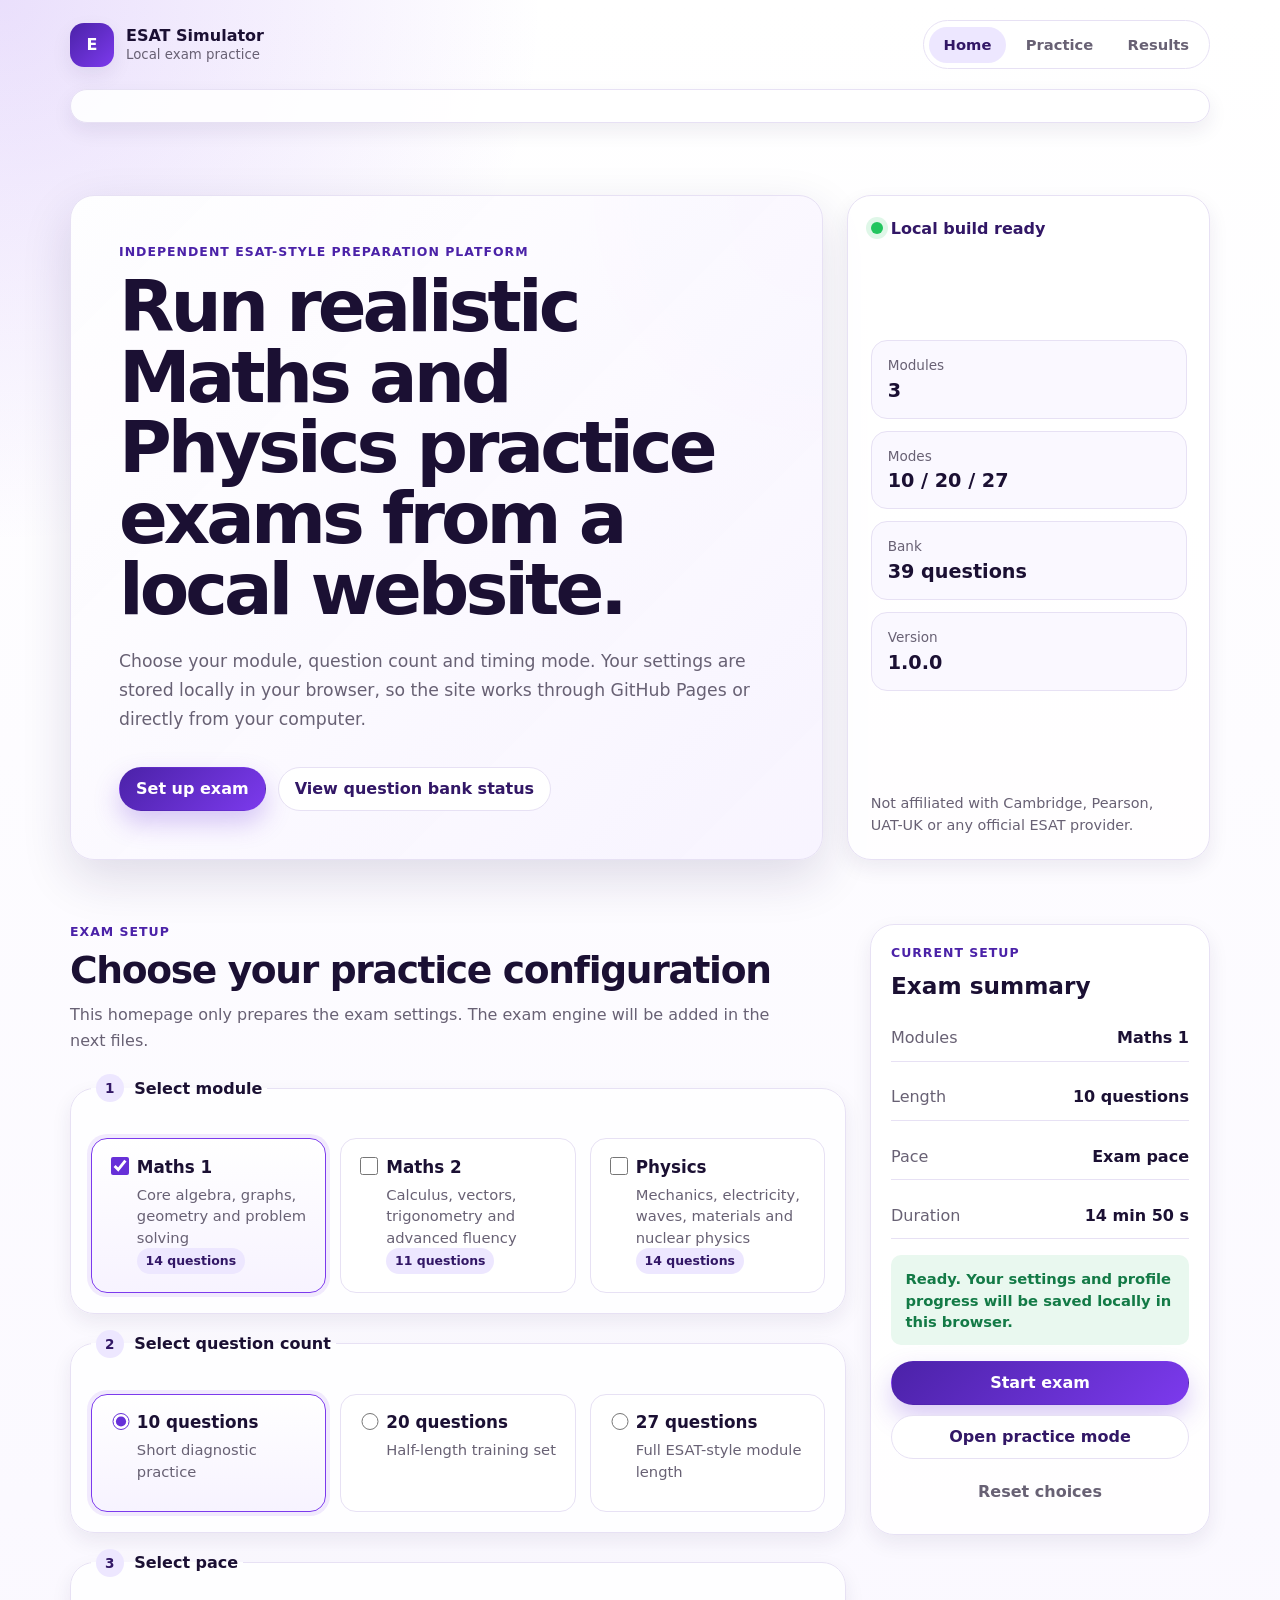
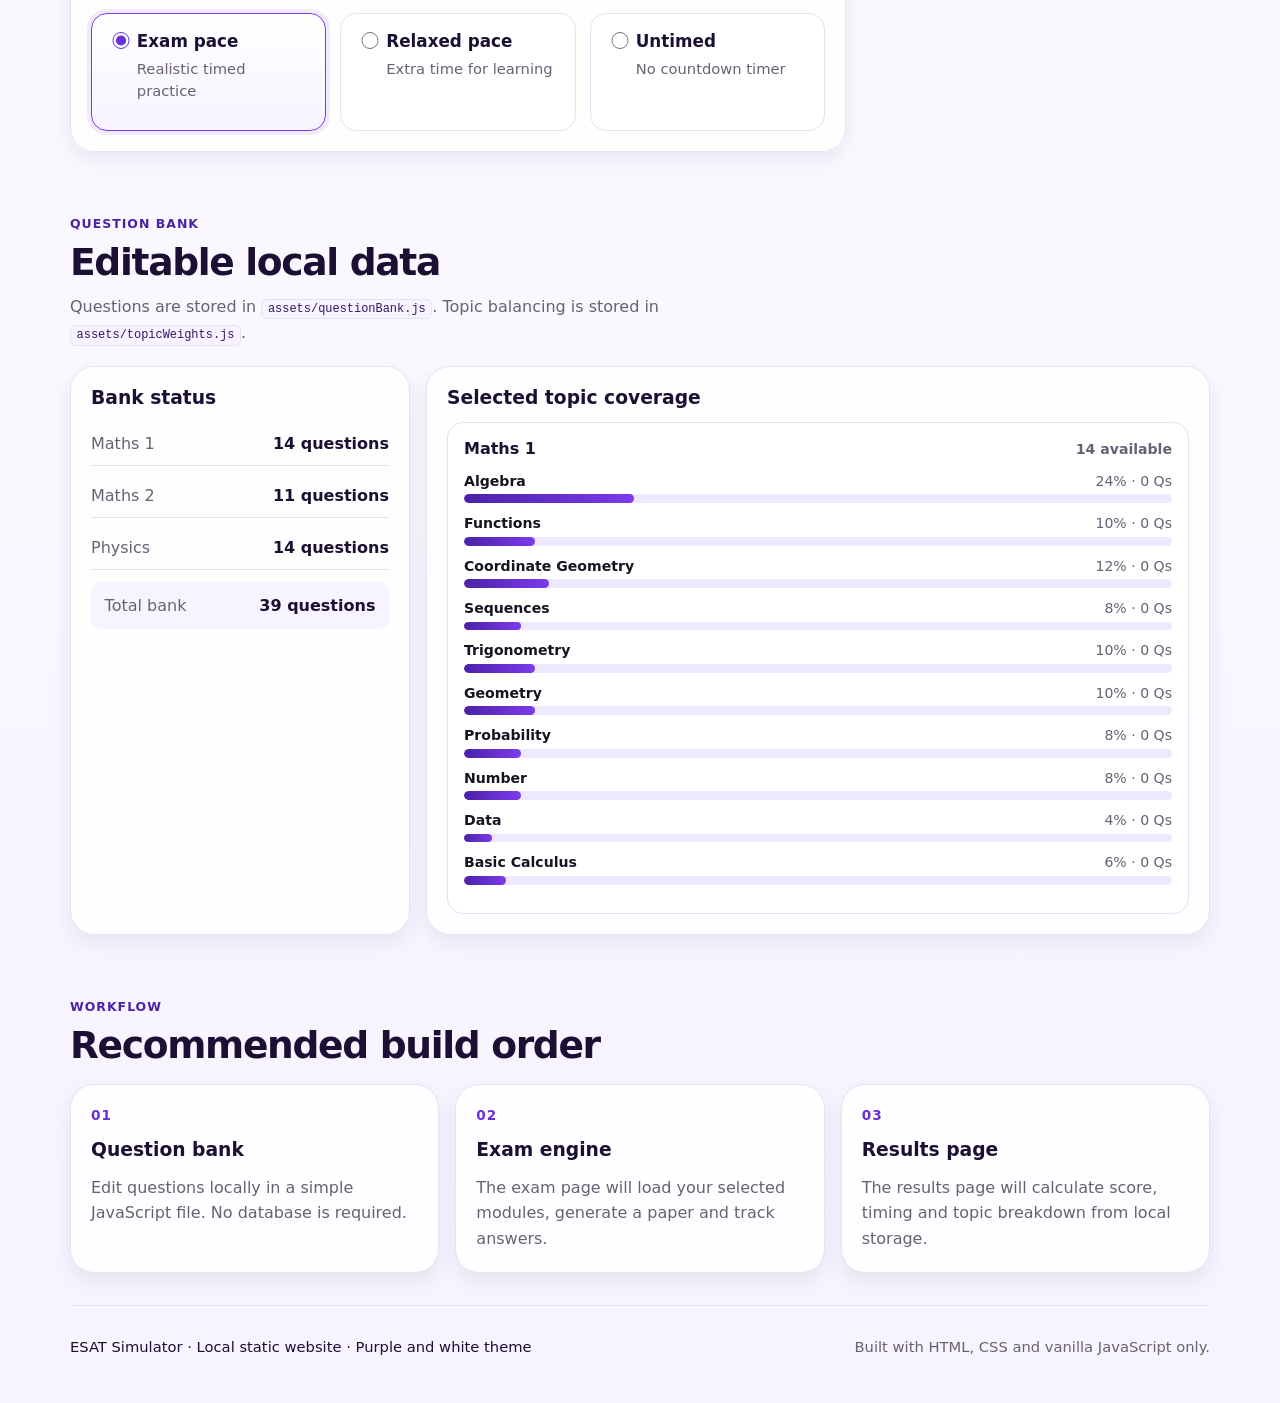
<file: index.html>
<!DOCTYPE html>
<html lang="en">
<head>
  <meta charset="UTF-8">
  <meta name="viewport" content="width=device-width, initial-scale=1.0">
  <title>ESAT Simulator | Local Practice Platform</title>
  <meta name="description" content="A local ESAT-style online exam simulator for Maths 1, Maths 2 and Physics practice.">
  <link rel="stylesheet" href="assets/styles.css">
</head>

<body>
  <div class="page-shell">
    <header class="site-header">
      <a class="brand" href="index.html" aria-label="Go to homepage">
        <span class="brand-mark">E</span>
        <span class="brand-text">
          <strong>ESAT Simulator</strong>
          <small>Local exam practice</small>
        </span>
      </a>

      <nav class="main-nav" aria-label="Main navigation">
        <a href="index.html" class="active">Home</a>
        <a href="practice.html">Practice</a>
        <a href="results.html">Results</a>
      </nav>
    </header>

    <main>
      <section class="hero">
        <div class="hero-content">
          <p class="eyebrow">Independent ESAT-style preparation platform</p>
          <h1>Run realistic Maths and Physics practice exams from a local website.</h1>
          <p class="hero-copy">
            Choose your module, question count and timing mode. Your settings are stored locally in your browser, so the site works through GitHub Pages or directly from your computer.
          </p>

          <div class="hero-actions">
            <a class="button button-primary" href="#setup">Set up exam</a>
            <a class="button button-secondary" href="#question-bank">View question bank status</a>
          </div>
        </div>

        <aside class="hero-panel" aria-label="Platform summary">
          <div class="panel-topline">
            <span class="live-dot"></span>
            <span>Local build ready</span>
          </div>

          <div class="metric-grid">
            <div class="metric">
              <span>Modules</span>
              <strong>3</strong>
            </div>
            <div class="metric">
              <span>Modes</span>
              <strong>10 / 20 / 27</strong>
            </div>
            <div class="metric">
              <span>Bank</span>
              <strong id="totalQuestions">Loading</strong>
            </div>
            <div class="metric">
              <span>Version</span>
              <strong id="bankVersion">Loading</strong>
            </div>
          </div>

          <p class="small-note">
            Not affiliated with Cambridge, Pearson, UAT-UK or any official ESAT provider.
          </p>
        </aside>
      </section>

      <section id="setup" class="section-grid">
        <div class="setup-main">
          <div class="section-heading">
            <p class="eyebrow">Exam setup</p>
            <h2>Choose your practice configuration</h2>
            <p>
              This homepage only prepares the exam settings. The exam engine will be added in the next files.
            </p>
          </div>

          <form id="homeForm" class="setup-form">
            <fieldset class="choice-section">
              <legend>
                <span class="step-number">1</span>
                Select module
              </legend>

              <div class="card-options three-columns">
                <label class="choice-card">
                  <input type="checkbox" name="module" value="maths1" checked>
                  <span class="choice-card-body">
                    <span class="choice-title">Maths 1</span>
                    <span class="choice-subtitle">Core algebra, graphs, geometry and problem solving</span>
                    <span class="choice-meta" data-question-count-for="maths1">Loading</span>
                  </span>
                </label>

                <label class="choice-card">
                  <input type="checkbox" name="module" value="maths2">
                  <span class="choice-card-body">
                    <span class="choice-title">Maths 2</span>
                    <span class="choice-subtitle">Calculus, vectors, trigonometry and advanced fluency</span>
                    <span class="choice-meta" data-question-count-for="maths2">Loading</span>
                  </span>
                </label>

                <label class="choice-card">
                  <input type="checkbox" name="module" value="physics">
                  <span class="choice-card-body">
                    <span class="choice-title">Physics</span>
                    <span class="choice-subtitle">Mechanics, electricity, waves, materials and nuclear physics</span>
                    <span class="choice-meta" data-question-count-for="physics">Loading</span>
                  </span>
                </label>
              </div>
            </fieldset>

            <fieldset class="choice-section">
              <legend>
                <span class="step-number">2</span>
                Select question count
              </legend>

              <div class="card-options three-columns">
                <label class="choice-card compact">
                  <input type="radio" name="questionCount" value="10" checked>
                  <span class="choice-card-body">
                    <span class="choice-title">10 questions</span>
                    <span class="choice-subtitle">Short diagnostic practice</span>
                  </span>
                </label>

                <label class="choice-card compact">
                  <input type="radio" name="questionCount" value="20">
                  <span class="choice-card-body">
                    <span class="choice-title">20 questions</span>
                    <span class="choice-subtitle">Half-length training set</span>
                  </span>
                </label>

                <label class="choice-card compact">
                  <input type="radio" name="questionCount" value="27">
                  <span class="choice-card-body">
                    <span class="choice-title">27 questions</span>
                    <span class="choice-subtitle">Full ESAT-style module length</span>
                  </span>
                </label>
              </div>
            </fieldset>

            <fieldset class="choice-section">
              <legend>
                <span class="step-number">3</span>
                Select pace
              </legend>

              <div class="card-options three-columns">
                <label class="choice-card compact">
                  <input type="radio" name="pace" value="exam" checked>
                  <span class="choice-card-body">
                    <span class="choice-title">Exam pace</span>
                    <span class="choice-subtitle">Realistic timed practice</span>
                  </span>
                </label>

                <label class="choice-card compact">
                  <input type="radio" name="pace" value="relaxed">
                  <span class="choice-card-body">
                    <span class="choice-title">Relaxed pace</span>
                    <span class="choice-subtitle">Extra time for learning</span>
                  </span>
                </label>

                <label class="choice-card compact">
                  <input type="radio" name="pace" value="untimed">
                  <span class="choice-card-body">
                    <span class="choice-title">Untimed</span>
                    <span class="choice-subtitle">No countdown timer</span>
                  </span>
                </label>
              </div>
            </fieldset>
          </form>
        </div>

        <aside class="summary-panel" aria-label="Selected exam summary">
          <div class="sticky-panel">
            <div class="summary-header">
              <p class="eyebrow">Current setup</p>
              <h3>Exam summary</h3>
            </div>

            <div class="summary-list">
              <div>
                <span>Modules</span>
                <strong id="summaryModules">Maths 1</strong>
              </div>
              <div>
                <span>Length</span>
                <strong id="summaryQuestionCount">10 questions</strong>
              </div>
              <div>
                <span>Pace</span>
                <strong id="summaryPace">Exam pace</strong>
              </div>
              <div>
                <span>Duration</span>
                <strong id="summaryDuration">Loading</strong>
              </div>
            </div>

            <div id="startStatus" class="status-message success" aria-live="polite">
              Ready.
            </div>

            <div class="summary-actions">
              <button type="button" id="startExamBtn" class="button button-primary full-width">
                Start exam
              </button>
              <button type="button" id="startPracticeBtn" class="button button-secondary full-width">
                Open practice mode
              </button>
              <button type="button" id="clearSavedBtn" class="button button-ghost full-width">
                Reset choices
              </button>
            </div>
          </div>
        </aside>
      </section>

      <section id="question-bank" class="info-section">
        <div class="section-heading">
          <p class="eyebrow">Question bank</p>
          <h2>Editable local data</h2>
          <p>
            Questions are stored in <code>assets/questionBank.js</code>. Topic balancing is stored in <code>assets/topicWeights.js</code>.
          </p>
        </div>

        <div class="info-grid">
          <div class="info-card">
            <h3>Bank status</h3>
            <div id="bankStats" class="bank-stats">
              <p class="muted">Loading question bank...</p>
            </div>
          </div>

          <div class="info-card wide">
            <h3>Selected topic coverage</h3>
            <div id="topicPreview" class="topic-preview">
              <p class="muted">Choose a module to see topic coverage.</p>
            </div>
          </div>
        </div>
      </section>

      <section class="info-section">
        <div class="section-heading">
          <p class="eyebrow">Workflow</p>
          <h2>Recommended build order</h2>
        </div>

        <div class="workflow-grid">
          <article class="workflow-card">
            <span>01</span>
            <h3>Question bank</h3>
            <p>Edit questions locally in a simple JavaScript file. No database is required.</p>
          </article>

          <article class="workflow-card">
            <span>02</span>
            <h3>Exam engine</h3>
            <p>The exam page will load your selected modules, generate a paper and track answers.</p>
          </article>

          <article class="workflow-card">
            <span>03</span>
            <h3>Results page</h3>
            <p>The results page will calculate score, timing and topic breakdown from local storage.</p>
          </article>
        </div>
      </section>
    </main>

    <footer class="site-footer">
      <p>ESAT Simulator · Local static website · Purple and white theme</p>
      <p class="muted">Built with HTML, CSS and vanilla JavaScript only.</p>
    </footer>
  </div>

  <script src="assets/questionBank.js"></script>
  <script src="assets/topicWeights.js"></script>
  <script src="assets/app.js"></script>
</body>
</html>
</file>
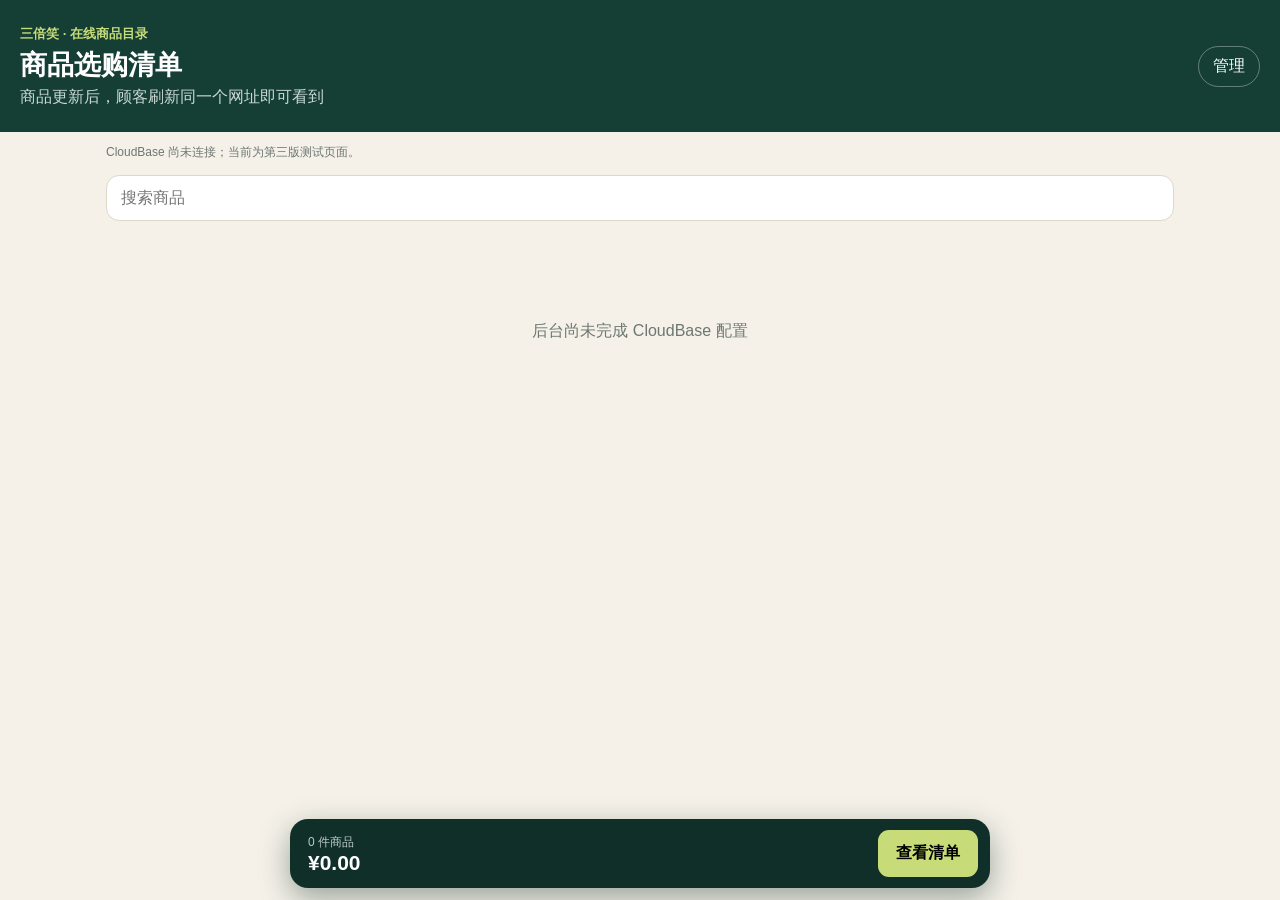
<file: sanbeixiao-v3/index.html>
<!doctype html>
<html lang="zh-CN">
<head>
<meta charset="utf-8">
<meta name="viewport" content="width=device-width,initial-scale=1,viewport-fit=cover">
<meta name="theme-color" content="#153f35">
<title>三倍笑商品目录</title>
<script src="./config.js"></script>
<script src="https://static.cloudbase.net/cloudbase-js-sdk/latest/cloudbase.full.js"></script>
<style>
:root{--g:#153f35;--l:#c7dc78;--c:#f5f1e8;--p:#fffdf8;--i:#18332d;--m:#6d7772;--b:#ded8cb;--r:#b32929;--ok:#2f6b52}*{box-sizing:border-box}body{margin:0;background:var(--c);color:var(--i);font-family:-apple-system,BlinkMacSystemFont,"PingFang SC","Microsoft YaHei",sans-serif}button,input{font:inherit}button{cursor:pointer}.head{background:var(--g);color:#fff;padding:24px 20px;display:flex;justify-content:space-between;align-items:center;gap:14px}.head h1{font-size:27px;margin:4px 0}.head p{margin:0;color:#c9d8d3}.head small{color:var(--l);font-weight:800}.head button{background:transparent;color:#fff;border:1px solid #ffffff55;border-radius:999px;padding:9px 14px}.status{max-width:1100px;margin:12px auto 0;padding:0 16px;font-size:12px;color:var(--m)}.status b{color:var(--ok)}.tools{padding:14px 16px 18px;max-width:1100px;margin:auto}.search{width:100%;height:46px;border:1px solid var(--b);background:#fff;border-radius:13px;padding:0 14px}.cats{display:flex;gap:8px;overflow:auto;padding-top:12px}.cats button{white-space:nowrap;border:1px solid var(--b);background:transparent;border-radius:999px;padding:7px 13px}.cats button.on{background:var(--g);color:#fff}.grid{max-width:1100px;margin:auto;padding:0 16px 105px;display:grid;grid-template-columns:repeat(3,1fr);gap:14px}.card{background:var(--p);border:1px solid var(--b);border-radius:18px;overflow:hidden}.pic{height:180px;background:#e7ead8;display:grid;place-items:center;font-size:45px}.pic img{width:100%;height:100%;object-fit:cover}.info{padding:14px}.tag{font-size:11px;background:#e6edcf;padding:3px 7px;border-radius:20px}.info h2{font-size:18px;margin:9px 0 4px}.info p{font-size:13px;color:var(--m);margin:0}.productlink{display:inline-block;margin-top:9px;color:var(--g);font-size:13px;font-weight:800;text-decoration:none}.bottom{display:flex;justify-content:space-between;align-items:center;margin-top:15px;gap:8px}.price{font-size:20px;font-weight:800}.step{display:flex;align-items:center;gap:8px}.step button{border:0;background:var(--g);color:#fff;width:34px;height:34px;border-radius:50%}.cart{position:fixed;z-index:5;bottom:12px;left:50%;transform:translateX(-50%);width:min(700px,calc(100% - 24px));background:#102f28;color:#fff;border-radius:18px;padding:11px 12px 11px 18px;display:flex;justify-content:space-between;align-items:center;box-shadow:0 10px 30px #102f2866}.cart b{display:block;font-size:21px}.cart span{font-size:12px;color:#bdcdc8}.cart button,.primary{border:0;background:var(--l);font-weight:800;border-radius:11px;padding:13px 18px}.overlay{position:fixed;inset:0;background:#102f28aa;z-index:10;display:grid;place-items:center;padding:16px}.panel{background:var(--p);width:min(650px,100%);max-height:92vh;overflow:auto;border-radius:20px;padding:22px;position:relative}.x{position:absolute;right:12px;top:8px;border:0;background:transparent;font-size:28px}.panel h2{margin-top:0}.panel h3{margin:22px 0 8px}.field{display:flex;flex-direction:column;gap:6px;margin:11px 0;font-size:13px;font-weight:700}.field input{height:43px;border:1px solid var(--b);border-radius:10px;padding:0 11px;background:#fff}.row{display:grid;grid-template-columns:1fr 1fr;gap:9px}.actions{display:flex;gap:8px;flex-wrap:wrap;margin-top:14px}.actions button{border:1px solid var(--b);background:#fff;border-radius:10px;padding:10px 13px}.list article{display:grid;grid-template-columns:54px 1fr auto;align-items:center;gap:10px;border-top:1px solid var(--b);padding:10px 0}.thumb{width:54px;height:54px;border-radius:9px;background:#e7ead8;overflow:hidden;display:grid;place-items:center}.thumb img{width:100%;height:100%;object-fit:cover}.list small{display:block;color:var(--m);margin-top:3px}.danger{border:0;background:#f3dfd8;color:#8d2e1e;border-radius:8px;padding:7px}.receiptline{padding:12px 0;border-bottom:1px dashed #bbb}.receiptline div,.total{display:flex;justify-content:space-between}.receiptline small{color:var(--m)}.total{font-size:23px;padding:18px 0}.empty{text-align:center;padding:70px 15px;grid-column:1/-1;color:var(--m)}.hide{display:none!important}.pw{position:relative}.pw input{width:100%;padding-right:45px}.pw button{position:absolute;right:3px;bottom:3px;width:37px;height:37px;border:0;background:transparent;font-size:18px}.note{font-size:12px;color:var(--m);line-height:1.6;background:#f2eee4;border-radius:11px;padding:10px 12px}.progress{font-size:13px;color:var(--m);margin-top:9px}.ok{color:var(--ok)!important}.err{color:var(--r)!important}.cloudlogin{border:1px solid #d8dfbd;background:#f4f7e8;border-radius:14px;padding:14px;margin:14px 0}.cloudlogin b{display:block;margin-bottom:5px}@media(max-width:760px){.grid{grid-template-columns:repeat(2,1fr)}}@media(max-width:520px){.grid{grid-template-columns:1fr}.card{display:grid;grid-template-columns:118px 1fr}.pic{height:100%;min-height:172px}.row{grid-template-columns:1fr}.head p{font-size:12px}.panel{padding:20px 16px}}@media print{body>*{display:none!important}#receipt{display:grid!important;position:static;background:#fff;padding:0}#receipt .panel{max-height:none}.x,.receipt-actions{display:none}}
</style>
</head>
<body>
<header class="head"><div><small>三倍笑 · 在线商品目录</small><h1>商品选购清单</h1><p>商品更新后，顾客刷新同一个网址即可看到</p></div><button onclick="openAdmin()">管理</button></header>
<div class="status" id="status">正在连接线上商品…</div>
<section class="tools"><input id="search" class="search" placeholder="搜索商品" oninput="render()"><div id="cats" class="cats"></div></section>
<main id="grid" class="grid"></main>
<div class="cart"><div><span id="count">0 件商品</span><b id="sum">¥0.00</b></div><button onclick="showReceipt()">查看清单</button></div>

<div id="login" class="overlay hide"><section class="panel"><button class="x" onclick="closeAll()">×</button><h2>管理员登录</h2><label class="field pw">管理密码<input id="loginpw" type="password" placeholder="请输入密码"><button type="button" onclick="eye('loginpw',this)">◉</button></label><button class="primary" onclick="localLogin()">登录</button><p id="loginerr" class="err"></p></section></div>

<div id="admin" class="overlay hide"><section class="panel"><button class="x" onclick="closeAll()">×</button><h2>商品管理</h2>
<div class="note">这里不需要 GitHub Token。第一次在这台设备发布商品时，需要登录一次 CloudBase 管理员账号；登录状态通常会保留，之后直接添加并发布即可。</div>
<div id="cloudlogin" class="cloudlogin"><b>云端管理员登录</b><div class="row"><label class="field">管理员账号<input id="clouduser" placeholder="例如：sanbeixiao-admin"></label><label class="field pw">管理员密码<input id="cloudpw" type="password" placeholder="CloudBase 密码"><button type="button" onclick="eye('cloudpw',this)">◉</button></label></div><button class="primary" onclick="cloudAdminLogin()">登录云端后台</button><p id="cloudmsg" class="progress"></p></div>
<h3>添加商品</h3>
<label class="field">商品照片<input id="photo" type="file" accept="image/*"></label>
<div class="row"><label class="field">商品名称<input id="name" placeholder="例如：辣白菜"></label><label class="field">分类<input id="category" value="食品"></label></div>
<div class="row"><label class="field">单价（元）<input id="price" type="number" min="0" step="0.01"></label><label class="field">单位<input id="unit" value="件"></label></div>
<label class="field">规格<input id="spec" placeholder="例如：500克/袋"></label>
<label class="field">商品链接<input id="link" type="url" placeholder="https://…（可不填）"></label>
<button id="savebtn" class="primary" onclick="saveAndPublish()">保存并发布</button><p id="publishmsg" class="progress"></p>
<h3>已发布商品</h3><div id="managed" class="list"></div>
</section></div>

<div id="receipt" class="overlay hide"><section class="panel"><button class="x" onclick="closeAll()">×</button><h2>选购清单</h2><p id="date"></p><div id="receiptlines"></div><div class="total"><span>合计</span><b id="receipttotal"></b></div><div class="actions receipt-actions"><button class="primary" onclick="copyReceipt()">复制清单</button><button onclick="window.print()">打印 / 保存清单</button></div></section></div>
<script>
const ADMIN_PASSWORD_KEY='sanbeixiao-admin-password';
const ADMIN_USER_KEY='sanbeixiao-cloud-user';
const CFG=window.SANBEIXIAO_CLOUDBASE||{};
let app=null,auth=null,db=null,products=[],cart={},cat='全部',cloudReady=false,adminCloudReady=false;
const $=id=>document.getElementById(id),money=n=>'¥'+Number(n||0).toFixed(2);
function esc(s){return String(s??'').replace(/[&<>"']/g,m=>({'&':'&amp;','<':'&lt;','>':'&gt;','"':'&quot;',"'":'&#39;'}[m]))}
function safeUrl(u){try{let x=new URL(u,location.href);return /^https?:$/.test(x.protocol)?x.href:''}catch{return''}}
function setStatus(msg,ok=false){$('status').innerHTML=ok?'<b>'+esc(msg)+'</b>':esc(msg)}
function eye(id,b){let i=$(id);i.type=i.type==='password'?'text':'password';b.textContent=i.type==='text'?'◌':'◉'}
function getAuth(a){if(!a)return null;if(typeof a.auth==='function'){try{return a.auth({persistence:'local'})}catch{return a.auth()}}return a.auth}
async function getLoginState(){try{if(auth&&auth.getLoginState)return await auth.getLoginState();if(auth&&auth.currentUser)return auth.currentUser?{user:auth.currentUser}:null}catch{}return null}
async function anonymousSignIn(){if(!auth)throw new Error('身份认证未初始化');let state=await getLoginState();if(state)return state;if(auth.signInAnonymously){let r=await auth.signInAnonymously();if(r&&r.error)throw r.error;return r}if(auth.anonymousAuthProvider)return auth.anonymousAuthProvider().signIn();throw new Error('当前 SDK 不支持匿名登录')}
async function passwordSignIn(username,password){if(!auth)throw new Error('身份认证未初始化');if(auth.signInWithPassword){let r=await auth.signInWithPassword({username,password});if(r&&r.error)throw r.error;return r}if(auth.signInWithUsernameAndPassword)return auth.signInWithUsernameAndPassword(username,password);if(auth.signIn)return auth.signIn({username,password});throw new Error('当前 SDK 不支持账号密码登录')}
async function initCloud(){
 if(!CFG.env){setStatus('CloudBase 尚未连接；当前为第三版测试页面。');$('grid').innerHTML='<div class="empty">后台尚未完成 CloudBase 配置</div>';return}
 try{
  app=cloudbase.init({env:CFG.env,region:CFG.region||'ap-shanghai'});auth=getAuth(app);db=app.database();await anonymousSignIn();cloudReady=true;await loadProducts();setStatus('线上商品已连接',true);
 }catch(e){console.error(e);setStatus('连接 CloudBase 失败：'+(e.message||e));$('grid').innerHTML='<div class="empty">暂时无法读取线上商品</div>'}
}
async function loadProducts(){
 if(!db)return;
 try{let r=await db.collection('catalog').doc('current').get(),doc=(r.data&&r.data[0])||null;products=doc&&Array.isArray(doc.products)?doc.products:[];await resolvePhotos();render();renderManaged()}catch(e){if(/not exist|不存在|NOT_FOUND/i.test(String(e.message||e))){products=[];render();renderManaged()}else throw e}
}
async function resolvePhotos(){let ids=[...new Set(products.map(x=>x.photoFileID).filter(Boolean))];if(!ids.length||!app.getTempFileURL)return;try{let r=await app.getTempFileURL({fileList:ids.map(fileID=>({fileID,maxAge:604800}))}),map={};(r.fileList||[]).forEach(x=>map[x.fileID]=x.tempFileURL||'');products=products.map(x=>({...x,photoURL:x.photoFileID?(map[x.photoFileID]||''):''}))}catch(e){console.warn('照片链接获取失败',e)}}
function render(){let q=$('search').value.trim(),cats=['全部',...new Set(products.map(x=>x.category||'其他'))];$('cats').innerHTML=cats.map(x=>`<button class="${x===cat?'on':''}" onclick="cat=${JSON.stringify(x)};render()">${esc(x)}</button>`).join('');let shown=products.filter(x=>(cat==='全部'||(x.category||'其他')===cat)&&String(x.name||'').includes(q));$('grid').innerHTML=shown.length?shown.map(x=>{let l=safeUrl(x.link);return `<article class="card"><div class="pic">${x.photoURL?`<img src="${esc(x.photoURL)}" alt="${esc(x.name)}">`:'📦'}</div><div class="info"><span class="tag">${esc(x.category||'其他')}</span><h2>${esc(x.name)}</h2><p>${esc(x.spec||'按'+(x.unit||'件')+'出售')}</p>${l?`<a class="productlink" href="${esc(l)}" target="_blank" rel="noopener">查看商品链接 →</a>`:''}<div class="bottom"><span class="price">${money(x.price)}/${esc(x.unit||'件')}</span><div class="step"><button onclick="qty('${esc(x.id)}',-1)">−</button><b>${cart[x.id]||0}</b><button onclick="qty('${esc(x.id)}',1)">＋</button></div></div></div></article>`}).join(''):'<div class="empty">暂无商品</div>';totals()}
function qty(id,d){cart[id]=Math.max(0,(cart[id]||0)+d);render()}
function selected(){return products.filter(x=>cart[x.id]>0).map(x=>({...x,qty:cart[x.id]}))}
function totals(){let a=selected();$('count').textContent=a.reduce((s,x)=>s+x.qty,0)+' 件商品';$('sum').textContent=money(a.reduce((s,x)=>s+Number(x.price)*x.qty,0))}
function openAdmin(){$('loginpw').value='';$('loginerr').textContent='';$('login').classList.remove('hide')}
function closeAll(){document.querySelectorAll('.overlay').forEach(x=>x.classList.add('hide'))}
function localLogin(){if($('loginpw').value===(localStorage.getItem(ADMIN_PASSWORD_KEY)||'19930115')){$('login').classList.add('hide');$('admin').classList.remove('hide');$('clouduser').value=localStorage.getItem(ADMIN_USER_KEY)||'sanbeixiao-admin';checkAdminCloud();renderManaged()}else $('loginerr').textContent='密码不正确'}
async function checkAdminCloud(){let state=await getLoginState();let loginType=state&&state.user&&(state.user.loginType||state.user.login_type);adminCloudReady=!!state&&!/ANONYMOUS/i.test(String(loginType||''));$('cloudlogin').classList.toggle('hide',adminCloudReady);if(adminCloudReady){$('cloudmsg').textContent='云端管理员已登录'}}
async function cloudAdminLogin(){let u=$('clouduser').value.trim(),p=$('cloudpw').value;if(!u||!p){$('cloudmsg').textContent='请输入管理员账号和密码';$('cloudmsg').className='progress err';return}$('cloudmsg').textContent='正在登录…';$('cloudmsg').className='progress';try{let state=await getLoginState();if(state&&auth.signOut)await auth.signOut();else if(state&&auth.signOutAll)await auth.signOutAll();await passwordSignIn(u,p);localStorage.setItem(ADMIN_USER_KEY,u);adminCloudReady=true;$('cloudpw').value='';$('cloudlogin').classList.add('hide');$('cloudmsg').textContent='云端管理员登录成功';$('cloudmsg').className='progress ok';await loadProducts()}catch(e){$('cloudmsg').textContent='登录失败：'+(e.message||e);$('cloudmsg').className='progress err'}}
async function ensureAdmin(){if(adminCloudReady)return true;await checkAdminCloud();if(adminCloudReady)return true;throw new Error('请先登录云端管理员账号')}
async function uploadPhoto(file){if(!file)return '';let ext=(file.name.split('.').pop()||'jpg').toLowerCase().replace(/[^a-z0-9]/g,'')||'jpg',path='products/'+Date.now()+'-'+Math.random().toString(36).slice(2,7)+'.'+ext;if(!app.uploadFile)throw new Error('当前 SDK 不支持上传文件');let r=await app.uploadFile({cloudPath:path,filePath:file});return r.fileID||r.fileId||''}
async function persistProducts(next){await db.collection('catalog').doc('current').set({products:next,updatedAt:new Date()})}
async function saveAndPublish(){let btn=$('savebtn'),msg=$('publishmsg'),name=$('name').value.trim(),price=Number($('price').value);if(!name||!Number.isFinite(price)){alert('请填写商品名称和价格');return}btn.disabled=true;msg.textContent='正在保存并发布…';msg.className='progress';try{await ensureAdmin();let file=$('photo').files[0],photoFileID=await uploadPhoto(file),item={id:Date.now().toString(36)+Math.random().toString(36).slice(2,6),name,price,category:$('category').value.trim()||'其他',unit:$('unit').value.trim()||'件',spec:$('spec').value.trim(),link:$('link').value.trim(),photoFileID,createdAt:new Date().toISOString()};let next=[...products.map(({photoURL,...x})=>x),item];await persistProducts(next);['name','price','spec','link','photo'].forEach(x=>$(x).value='');msg.textContent='发布成功，顾客刷新网页即可看到';msg.className='progress ok';await loadProducts()}catch(e){msg.textContent='发布失败：'+(e.message||e);msg.className='progress err'}finally{btn.disabled=false}}
function renderManaged(){$('managed').innerHTML=products.map(x=>`<article><div class="thumb">${x.photoURL?`<img src="${esc(x.photoURL)}">`:'📦'}</div><div><b>${esc(x.name)}</b><small>${money(x.price)}/${esc(x.unit||'件')} · ${esc(x.spec||'')}</small></div><button class="danger" onclick="removeProduct('${esc(x.id)}')">下架</button></article>`).join('')||'<p>暂无商品</p>'}
async function removeProduct(id){if(!confirm('确定下架这个商品吗？'))return;try{await ensureAdmin();let next=products.filter(x=>x.id!==id).map(({photoURL,...x})=>x);await persistProducts(next);delete cart[id];await loadProducts();alert('商品已下架')}catch(e){alert('下架失败：'+(e.message||e))}}
function receiptText(){let a=selected(),t=a.reduce((s,x)=>s+Number(x.price)*x.qty,0);return ['三倍笑商品选购清单','日期：'+new Date().toLocaleDateString('zh-CN'),'',...a.flatMap((x,i)=>[`${i+1}. ${x.name} ${x.spec||''}`,`   ${money(x.price)} × ${x.qty}${x.unit||'件'} = ${money(Number(x.price)*x.qty)}`]),'',`总金额：${money(t)}`].join('\n')}
function showReceipt(){let a=selected();if(!a.length){alert('请先选择商品');return}$('date').textContent=new Date().toLocaleDateString('zh-CN');$('receiptlines').innerHTML=a.map(x=>`<div class="receiptline"><div><b>${esc(x.name)}</b><b>${money(Number(x.price)*x.qty)}</b></div><small>${esc(x.spec||'')} · ${money(x.price)} × ${x.qty}${esc(x.unit||'件')}</small></div>`).join('');$('receipttotal').textContent=money(a.reduce((s,x)=>s+Number(x.price)*x.qty,0));$('receipt').classList.remove('hide')}
async function copyReceipt(){try{await navigator.clipboard.writeText(receiptText())}catch{let t=document.createElement('textarea');t.value=receiptText();document.body.appendChild(t);t.select();document.execCommand('copy');t.remove()}alert('清单已复制')}
initCloud();
</script>
</body>
</html>
</file>
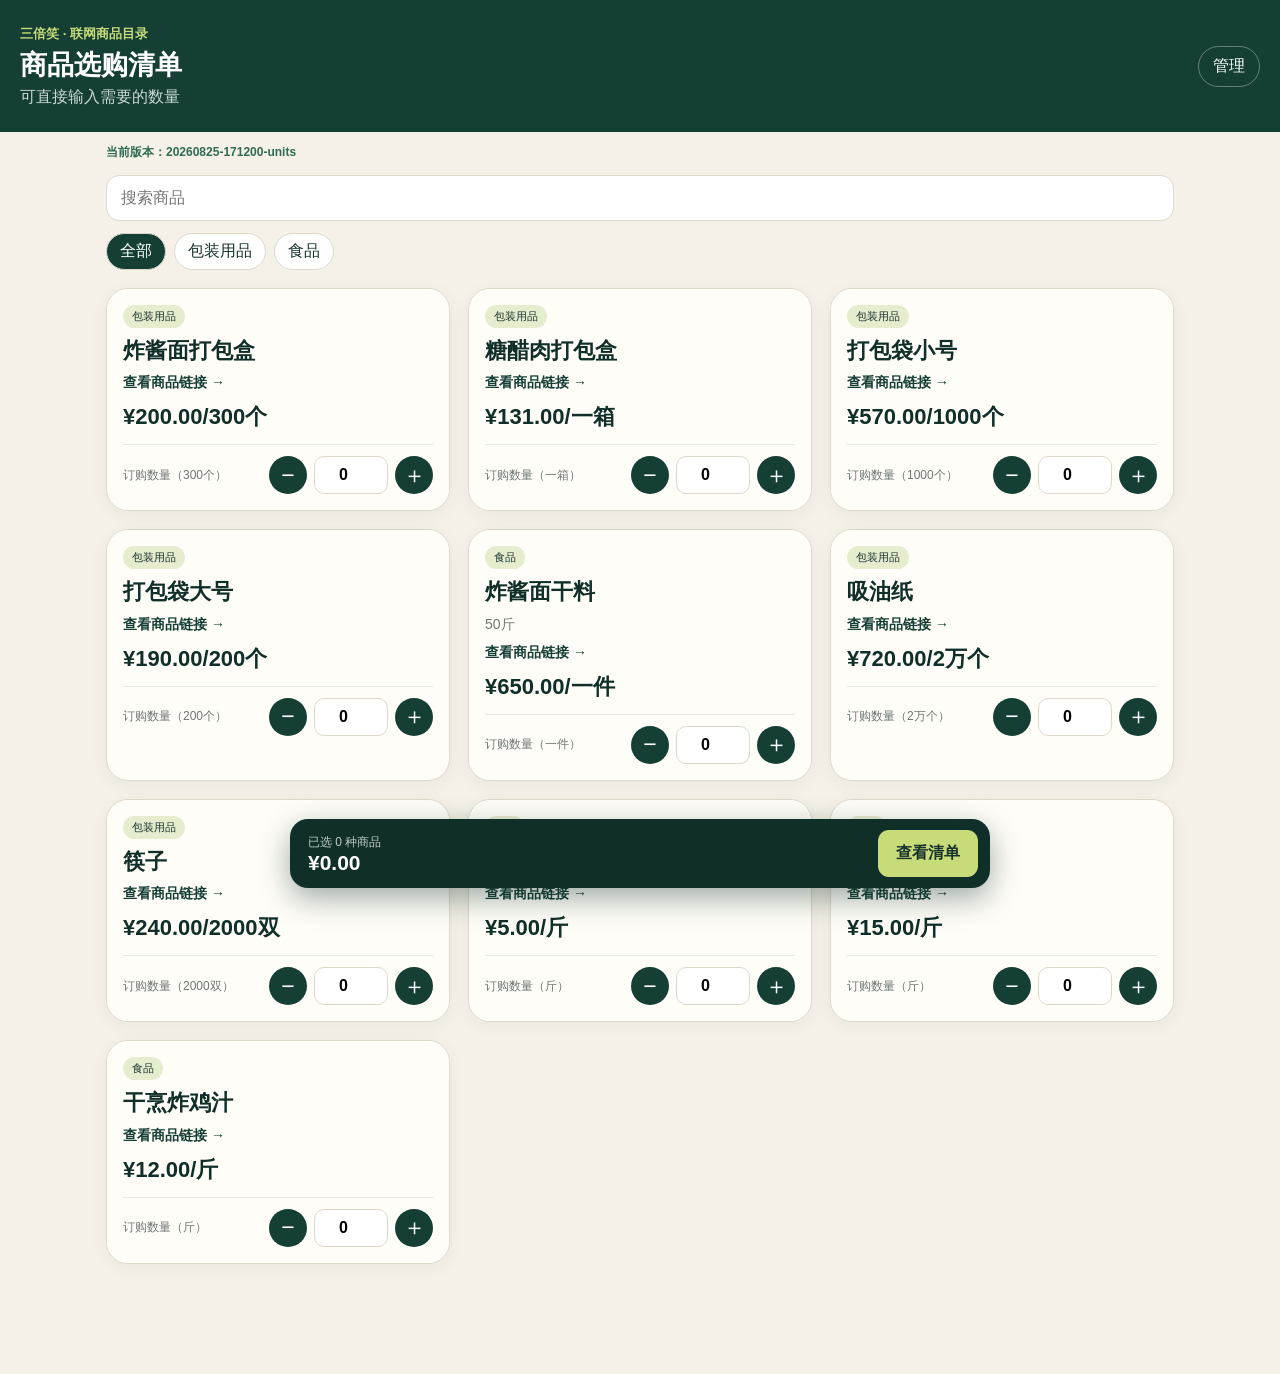
<file: sanbeixiao/index.html>
<!doctype html>
<html lang="zh-CN">
<head>
<meta charset="utf-8">
<meta name="viewport" content="width=device-width,initial-scale=1,viewport-fit=cover">
<meta name="theme-color" content="#153f35">
<title>三倍笑商品目录</title>
<style>
:root{--g:#153f35;--g2:#102f28;--l:#c7dc78;--c:#f5f1e8;--p:#fffdf8;--i:#18332d;--m:#6d7772;--b:#ded8cb;--r:#b32929;--ok:#2f6b52}*{box-sizing:border-box}body{margin:0;background:var(--c);color:var(--i);font-family:-apple-system,BlinkMacSystemFont,"PingFang SC","Microsoft YaHei",sans-serif}button,input{font:inherit}button{cursor:pointer}.head{background:var(--g);color:#fff;padding:24px 20px;display:flex;justify-content:space-between;align-items:center;gap:14px}.head h1{font-size:27px;margin:4px 0}.head p{margin:0;color:#c9d8d3}.head small{color:var(--l);font-weight:800}.head button{background:transparent;color:#fff;border:1px solid #ffffff55;border-radius:999px;padding:9px 14px}.status{max-width:1100px;margin:12px auto 0;padding:0 16px;font-size:12px;color:var(--m)}.status b{color:var(--ok)}.tools{padding:14px 16px 18px;max-width:1100px;margin:auto}.search{width:100%;height:46px;border:1px solid var(--b);background:#fff;border-radius:13px;padding:0 14px}.cats{display:flex;gap:8px;overflow:auto;padding-top:12px}.cats button{white-space:nowrap;border:1px solid var(--b);background:#fff;border-radius:999px;padding:7px 13px;color:var(--i)}.cats button.on{background:var(--g);color:#fff}.grid{max-width:1100px;margin:auto;padding:0 16px 110px;display:grid;grid-template-columns:repeat(3,minmax(0,1fr));gap:18px}.card{background:var(--p);border:1px solid var(--b);border-radius:22px;overflow:hidden;display:flex;flex-direction:column;box-shadow:0 4px 18px rgba(16,47,40,.05)}.pic{width:100%;aspect-ratio:4/3;background:#e7ead8;overflow:hidden;border-bottom:1px solid var(--b)}.pic img{width:100%;height:100%;object-fit:cover;display:block}.info{padding:16px;background:var(--p);display:flex;flex-direction:column;gap:10px}.tag{font-size:11px;background:#e6edcf;padding:4px 9px;border-radius:999px;display:inline-block;align-self:flex-start}.info h2{font-size:22px;line-height:1.2;margin:0;color:var(--g2)}.desc{font-size:14px;color:var(--m);margin:0}.productlink{display:inline-block;color:var(--g);font-size:14px;font-weight:800;text-decoration:none}.price{font-size:22px;font-weight:900;color:var(--g2)}.quantity{margin-top:2px;border-top:1px solid #ece7dc;padding-top:11px;display:flex;justify-content:space-between;align-items:center;gap:10px}.quantity>span{font-size:12px;color:var(--m)}.qtybox{display:flex;align-items:center;gap:7px}.qtybox button{border:0;background:var(--g);color:#fff;width:38px;height:38px;border-radius:50%;font-size:23px;line-height:1}.qtybox input{width:74px;height:38px;border:1px solid var(--b);border-radius:10px;text-align:center;background:#fff;font-weight:800}.cart{position:fixed;z-index:5;bottom:12px;left:50%;transform:translateX(-50%);width:min(700px,calc(100% - 24px));background:var(--g2);color:#fff;border-radius:18px;padding:11px 12px 11px 18px;display:flex;justify-content:space-between;align-items:center;box-shadow:0 10px 30px #102f2866}.cart b{display:block;font-size:21px}.cart span{font-size:12px;color:#bdcdc8}.cart button,.primary{border:0;background:var(--l);font-weight:800;border-radius:11px;padding:13px 18px;color:var(--i)}.overlay{position:fixed;inset:0;background:#102f28aa;z-index:10;display:grid;place-items:center;padding:16px}.panel{background:var(--p);width:min(720px,100%);max-height:92vh;overflow:auto;border-radius:20px;padding:22px;position:relative}.x{position:absolute;right:12px;top:8px;border:0;background:transparent;font-size:28px}.panel h2{margin-top:0}.panel h3{margin:22px 0 8px}.field{display:flex;flex-direction:column;gap:6px;margin:11px 0;font-size:13px;font-weight:700}.field input{height:43px;border:1px solid var(--b);border-radius:10px;padding:0 11px;background:#fff}.row{display:grid;grid-template-columns:1fr 1fr;gap:9px}.actions{display:flex;gap:8px;flex-wrap:wrap;margin-top:14px}.actions button,.filebtn{border:1px solid var(--b);background:#fff;border-radius:10px;padding:10px 13px}.filebtn input{display:none}.list article{display:grid;grid-template-columns:1fr auto;align-items:center;gap:10px;border-top:1px solid var(--b);padding:10px 0}.list small{display:block;color:var(--m);margin-top:3px}.danger{border:0;background:#f3dfd8;color:#8d2e1e;border-radius:8px;padding:7px}.receiptline{padding:12px 0;border-bottom:1px dashed #bbb}.receiptline div,.total{display:flex;justify-content:space-between;gap:10px}.receiptline small{color:var(--m)}.total{font-size:23px;padding:18px 0}.empty{text-align:center;padding:70px 15px;grid-column:1/-1;color:var(--m)}.hide{display:none!important}.pw{position:relative}.pw input{width:100%;padding-right:45px}.pw button{position:absolute;right:3px;bottom:3px;width:37px;height:37px;border:0;background:transparent;font-size:18px}.note{font-size:12px;color:var(--m);line-height:1.6;background:#f2eee4;border-radius:11px;padding:10px 12px}.publishbox{border:1px solid #d8dfbd;background:#f4f7e8;border-radius:14px;padding:14px;margin-top:14px}.publishbox b{display:block;margin-bottom:5px}.publishbox a{word-break:break-all;color:var(--g)}.progress{font-size:13px;color:var(--m);margin-top:9px}.ok{color:var(--ok)!important}.err{color:var(--r)!important}.versionitem{border-top:1px solid var(--b);padding:10px 0;display:flex;justify-content:space-between;gap:10px;align-items:center}.versionitem small{color:var(--m);display:block}.versionitem a{color:var(--g);font-weight:700;text-decoration:none}.draftbadge{display:inline-block;background:#fff0c8;color:#795b00;border-radius:999px;padding:3px 8px;font-size:11px;font-weight:800;margin-left:6px}@media(max-width:900px){.grid{grid-template-columns:repeat(2,minmax(0,1fr))}}@media(max-width:600px){.grid{grid-template-columns:1fr}.row{grid-template-columns:1fr}.head p{font-size:12px}.panel{padding:20px 16px}.info{padding:14px}.quantity{align-items:flex-end}.qtybox input{width:82px}}@media print{body>*{display:none!important}#receipt{display:grid!important;position:static;background:#fff;padding:0}#receipt .panel{max-height:none}.x,.receipt-actions{display:none}}
</style>
</head>
<body>
<header class="head"><div><small>三倍笑 · 联网商品目录</small><h1>商品选购清单</h1><p>可直接输入需要的数量</p></div><button onclick="openAdmin()">管理</button></header>
<div class="status" id="status">正在读取线上商品…</div>
<section class="tools"><input id="search" class="search" placeholder="搜索商品" oninput="render()"><div id="cats" class="cats"></div></section>
<main id="grid" class="grid"></main>
<div class="cart"><div><span id="count">已选 0 种商品</span><b id="sum">¥0.00</b></div><button onclick="showReceipt()">查看清单</button></div>
<div id="login" class="overlay hide"><section class="panel"><button class="x" onclick="closeAll()">×</button><h2>管理员登录</h2><label class="field pw">管理密码<input id="loginpw" type="password" placeholder="请输入密码"><button type="button" onclick="eye('loginpw',this)">◉</button></label><button class="primary" onclick="login()">登录</button><p id="loginerr" class="err"></p></section></div>
<div id="admin" class="overlay hide"><section class="panel"><button class="x" onclick="closeAll()">×</button><h2>商品管理 <span id="draftbadge" class="draftbadge hide">有未发布更改</span></h2><div class="note">发布前会读取 GitHub 最新商品并与本机草稿合并，避免不同手机互相覆盖。只有明确点击“下架”的商品才会删除。</div><h3>GitHub 发布设置</h3><label class="field pw">GitHub 发布密钥<input id="ghtoken" type="password" placeholder="fine-grained token"><button type="button" onclick="eye('ghtoken',this)">◉</button></label><div class="actions"><button onclick="saveToken()">保存到本机</button><button onclick="testGitHub()">测试连接</button><button onclick="clearToken()">清除密钥</button></div><p id="ghstatus" class="progress">仓库：ShinNan/EsAT · 目录：sanbeixiao</p><h3>添加商品</h3><label class="field">商品照片（可不上传）<input id="photo" type="file" accept="image/*"></label><div class="row"><label class="field">商品名称<input id="name" placeholder="例如：辣白菜"></label><label class="field">分类<input id="category" value="食品"></label></div><div class="row"><label class="field">单价（元）<input id="price" type="number" min="0" step="0.01"></label><label class="field">单位<input id="unit" value="件"></label></div><label class="field">规格<input id="spec" placeholder="例如：50斤/件"></label><label class="field">商品链接<input id="link" type="url" placeholder="https://…（可不填）"></label><button class="primary" onclick="addProduct()">保存到草稿</button><div class="actions"><button onclick="resetDraft()">重新同步线上商品</button><button onclick="exportData()">导出商品备份</button><label class="filebtn">导入商品备份<input id="importer" type="file" accept="application/json" onchange="importData(this)"></label><button onclick="togglePassword()">修改管理密码</button></div><div id="changepw" class="hide"><label class="field pw">新密码<input id="newpw" type="password" minlength="8"><button type="button" onclick="eye('newpw',this)">◉</button></label><button class="primary" onclick="changePassword()">确认修改</button></div><h3>草稿商品</h3><div id="managed" class="list"></div><div class="publishbox"><b>发布新版本</b><div class="note">可以连续添加多个商品到草稿，全部确认后只发布一次。</div><button id="publishbtn" class="primary" style="margin-top:12px" onclick="publishVersion()">发布新版本</button><p id="publishstatus" class="progress"></p><div id="sharebox" class="hide"><p><b>版本链接</b><a id="sharelink" target="_blank" rel="noopener"></a></p><div class="actions"><button onclick="copyShareLink()">复制链接</button><button onclick="shareVersion()">分享</button></div></div></div><h3>版本历史</h3><div id="history"></div></section></div>
<div id="receipt" class="overlay hide"><section class="panel"><button class="x" onclick="closeAll()">×</button><h2>选购清单</h2><p id="date"></p><div id="receiptlines"></div><div class="total"><span>合计</span><b id="receipttotal"></b></div><div class="actions receipt-actions"><button class="primary" onclick="copyReceipt()">复制清单</button><button onclick="window.print()">打印 / 保存清单</button></div></section></div>
<script>
const ADMIN_PASSWORD_KEY='sanbeixiao-admin-password',TOKEN_KEY='sanbeixiao-github-token',DRAFT_KEY='sanbeixiao-draft-v4';
const GH_OWNER='ShinNan',GH_REPO='EsAT',GH_BRANCH='main',GH_BASE='sanbeixiao';
let publishedProducts=[],draftProducts=[],removedIds=[],cart={},cat='全部',currentVersion='',publishedAt='',historyData=[],draftDirty=false;
const $=id=>document.getElementById(id),money=n=>'¥'+Number(n).toFixed(2),clone=v=>JSON.parse(JSON.stringify(v));
function esc(s){return String(s??'').replace(/[&<>"']/g,m=>({'&':'&amp;','<':'&lt;','>':'&gt;','"':'&quot;',"'":'&#39;'}[m]))}function safeUrl(u){try{const x=new URL(u,location.href);return /^https?:$/.test(x.protocol)?x.href:''}catch{return''}}function setStatus(msg,ok=false){$('status').innerHTML=ok?'<b>'+esc(msg)+'</b>':esc(msg)}
function mergeProducts(server,local,removed=[]){const map=new Map();for(const p of server||[])if(p&&p.id)map.set(p.id,clone(p));for(const p of local||[])if(p&&p.id)map.set(p.id,clone(p));for(const id of removed||[])map.delete(id);return [...map.values()]}
async function loadPublished(){try{let params=new URLSearchParams(location.search),v=params.get('v'),target='./data/latest.json';if(v&&/^[0-9A-Za-z_-]{1,80}$/.test(v))target='./data/versions/'+encodeURIComponent(v)+'.json';let r=await fetch(target+'?t='+Date.now(),{cache:'no-store'});if(!r.ok)throw 0;let d=await r.json();publishedProducts=Array.isArray(d.products)?d.products:[];currentVersion=d.version||'';publishedAt=d.publishedAt||'';setStatus((v?'正在查看固定版本：':'当前版本：')+(currentVersion||'未命名'),true)}catch{publishedProducts=[];setStatus('线上目录尚未发布商品')}render();try{let h=await fetch('./data/history.json?t='+Date.now(),{cache:'no-store'});if(h.ok){historyData=await h.json();renderHistory()}}catch{}}
function render(){const q=$('search').value.trim(),cats=['全部',...new Set(publishedProducts.map(x=>x.category||'其他'))];$('cats').innerHTML=cats.map(x=>`<button class="${x===cat?'on':''}" onclick="cat=${JSON.stringify(x)};render()">${esc(x)}</button>`).join('');const shown=publishedProducts.filter(x=>(cat==='全部'||(x.category||'其他')===cat)&&String(x.name||'').includes(q));$('grid').innerHTML=shown.length?shown.map(x=>{const l=safeUrl(x.link),u=x.unit||'件';return `<article class="card">${x.photo?`<div class="pic"><img src="${esc(x.photo)}" alt="${esc(x.name)}"></div>`:''}<div class="info"><span class="tag">${esc(x.category||'其他')}</span><h2>${esc(x.name)}</h2>${x.spec?`<p class="desc">${esc(x.spec)}</p>`:''}${l?`<a class="productlink" href="${esc(l)}" target="_blank" rel="noopener">查看商品链接 →</a>`:''}<div class="price">${money(x.price)}/${esc(u)}</div><div class="quantity"><span>订购数量（${esc(u)}）</span><div class="qtybox"><button onclick="qty('${esc(x.id)}',-1)">−</button><input id="q-${esc(x.id)}" type="number" min="0" step="any" inputmode="decimal" value="${cart[x.id]||0}" oninput="setQty('${esc(x.id)}',this.value)"><button onclick="qty('${esc(x.id)}',1)">＋</button></div></div></div></article>`}).join(''):'<div class="empty">暂无商品</div>';totals()}
function setQty(id,v){let n=Number(v);if(!Number.isFinite(n)||n<0)n=0;n=Math.round(n*100)/100;cart[id]=n;const el=$('q-'+id);if(el&&Number(el.value)!==n)el.value=n;totals()}function qty(id,d){setQty(id,(Number(cart[id])||0)+d)}function selected(){return publishedProducts.filter(x=>Number(cart[x.id])>0).map(x=>({...x,qty:Number(cart[x.id])}))}function totals(){const a=selected();$('count').textContent='已选 '+a.length+' 种商品';$('sum').textContent=money(a.reduce((s,x)=>s+Number(x.price)*x.qty,0))}
function openAdmin(){$('loginpw').value='';$('loginerr').textContent='';$('login').classList.remove('hide')}function closeAll(){document.querySelectorAll('.overlay').forEach(x=>x.classList.add('hide'))}function login(){if($('loginpw').value===(localStorage.getItem(ADMIN_PASSWORD_KEY)||'19930115')){$('login').classList.add('hide');$('admin').classList.remove('hide');loadDraft();$('ghtoken').value=localStorage.getItem(TOKEN_KEY)||'';renderManaged();renderHistory()}else $('loginerr').textContent='密码不正确'}function eye(id,b){const i=$(id);i.type=i.type==='password'?'text':'password';b.textContent=i.type==='text'?'◌':'◉'}
function loadDraft(){try{const d=JSON.parse(localStorage.getItem(DRAFT_KEY)||'null');if(d&&Array.isArray(d.products)){removedIds=Array.isArray(d.removedIds)?d.removedIds:[];draftProducts=mergeProducts(publishedProducts,d.products,removedIds);draftDirty=!!d.dirty}else{draftProducts=clone(publishedProducts);removedIds=[];draftDirty=false}}catch{draftProducts=clone(publishedProducts);removedIds=[];draftDirty=false}saveDraft();showDirty()}
function saveDraft(){try{localStorage.setItem(DRAFT_KEY,JSON.stringify({products:draftProducts,removedIds,dirty:draftDirty,baseVersion:currentVersion}))}catch{alert('本机草稿空间不足')}showDirty()}function showDirty(){$('draftbadge').classList.toggle('hide',!draftDirty)}
function imageToData(file){return new Promise((resolve,reject)=>{if(!file)return resolve('');const url=URL.createObjectURL(file),img=new Image;img.onload=()=>{try{const max=1400,scale=Math.min(1,max/Math.max(img.width,img.height)),w=Math.max(1,Math.round(img.width*scale)),h=Math.max(1,Math.round(img.height*scale)),c=document.createElement('canvas');c.width=w;c.height=h;c.getContext('2d').drawImage(img,0,0,w,h);const data=c.toDataURL('image/jpeg',0.82);URL.revokeObjectURL(url);resolve(data)}catch(e){reject(e)}};img.onerror=()=>reject(new Error('照片读取失败'));img.src=url})}
async function addProduct(){const name=$('name').value.trim(),price=Number($('price').value);if(!name||!Number.isFinite(price)){alert('请填写商品名称和价格');return}let photo='';try{photo=await imageToData($('photo').files[0])}catch(e){alert(e.message);return}draftProducts.push({id:Date.now().toString(36)+Math.random().toString(36).slice(2,6),name,price,category:$('category').value.trim()||'其他',unit:$('unit').value.trim()||'件',spec:$('spec').value.trim(),link:$('link').value.trim(),photo});draftDirty=true;saveDraft();['name','price','spec','link','photo'].forEach(x=>$(x).value='');renderManaged();alert('已加入草稿，可以继续添加下一个商品')}
function renderManaged(){$('managed').innerHTML=draftProducts.map(x=>`<article><div><b>${esc(x.name)}</b><small>${money(x.price)}/${esc(x.unit||'件')}${x.spec?' · '+esc(x.spec):''}</small></div><button class="danger" onclick="removeProduct('${esc(x.id)}')">下架</button></article>`).join('')||'<p>暂无商品</p>'}function removeProduct(id){if(confirm('确定下架这个商品吗？')){draftProducts=draftProducts.filter(x=>x.id!==id);if(publishedProducts.some(x=>x.id===id)&&!removedIds.includes(id))removedIds.push(id);draftDirty=true;saveDraft();renderManaged()}}function resetDraft(){if(!confirm('确定放弃本机未发布更改，并重新同步线上商品吗？'))return;draftProducts=clone(publishedProducts);removedIds=[];draftDirty=false;saveDraft();renderManaged()}
function togglePassword(){$('changepw').classList.toggle('hide')}function changePassword(){const p=$('newpw').value;if(p.length<8){alert('密码至少8位');return}localStorage.setItem(ADMIN_PASSWORD_KEY,p);$('newpw').value='';$('changepw').classList.add('hide');alert('管理密码已修改，仅保存在当前浏览器')}function exportData(){const b=new Blob([JSON.stringify({products:draftProducts,removedIds},null,2)],{type:'application/json'}),a=document.createElement('a');a.href=URL.createObjectURL(b);a.download='三倍笑商品资料备份.json';a.click();URL.revokeObjectURL(a.href)}function importData(i){const r=new FileReader;r.onload=()=>{try{const d=JSON.parse(r.result);if(!Array.isArray(d.products))throw 0;draftProducts=mergeProducts(publishedProducts,d.products,Array.isArray(d.removedIds)?d.removedIds:[]);removedIds=Array.isArray(d.removedIds)?d.removedIds:[];draftDirty=true;saveDraft();renderManaged();alert('已导入并与线上商品合并')}catch{alert('备份文件无效')}};if(i.files[0])r.readAsText(i.files[0])}
function saveToken(){const t=$('ghtoken').value.trim();if(!t){alert('请先输入 GitHub 发布密钥');return}localStorage.setItem(TOKEN_KEY,t);$('ghstatus').textContent='发布密钥已保存在当前浏览器';$('ghstatus').className='progress ok'}function clearToken(){localStorage.removeItem(TOKEN_KEY);$('ghtoken').value='';$('ghstatus').textContent='发布密钥已清除';$('ghstatus').className='progress'}function token(){return $('ghtoken').value.trim()||localStorage.getItem(TOKEN_KEY)||''}
async function gh(path,options={}){const t=token();if(!t)throw new Error('请先填写并保存 GitHub 发布密钥');const r=await fetch('https://api.github.com/repos/'+GH_OWNER+'/'+GH_REPO+'/contents/'+path+(options.method?'':'?ref='+encodeURIComponent(GH_BRANCH)),{method:options.method||'GET',headers:{Accept:'application/vnd.github+json',Authorization:'Bearer '+t,'X-GitHub-Api-Version':'2022-11-28','Content-Type':'application/json'},body:options.body?JSON.stringify(options.body):undefined});if(!r.ok){let d={};try{d=await r.json()}catch{}throw new Error('GitHub：'+(d.message||r.status))}return r.json()}async function testGitHub(){const el=$('ghstatus');el.textContent='正在测试连接…';try{await gh(GH_BASE+'/data/latest.json');el.textContent='连接成功，可以发布';el.className='progress ok';saveToken()}catch(e){el.textContent=e.message;el.className='progress err'}}
function utf8b64(s){const bytes=new TextEncoder().encode(s);let bin='';for(let i=0;i<bytes.length;i+=0x8000)bin+=String.fromCharCode(...bytes.subarray(i,i+0x8000));return btoa(bin)}function b64utf8(s){const bin=atob((s||'').replace(/\n/g,'')),bytes=Uint8Array.from(bin,c=>c.charCodeAt(0));return new TextDecoder().decode(bytes)}async function getSha(path){try{return (await gh(path)).sha||null}catch(e){if(/404|Not Found/i.test(e.message))return null;throw e}}async function putText(path,text,message){const sha=await getSha(path),body={message,content:utf8b64(text),branch:GH_BRANCH};if(sha)body.sha=sha;return gh(path,{method:'PUT',body})}async function putBase64(path,b64,message){const sha=await getSha(path),body={message,content:b64,branch:GH_BRANCH};if(sha)body.sha=sha;return gh(path,{method:'PUT',body})}
function versionId(){let d=new Date(),p=n=>String(n).padStart(2,'0');return d.getFullYear()+p(d.getMonth()+1)+p(d.getDate())+'-'+p(d.getHours())+p(d.getMinutes())+p(d.getSeconds())+'-'+Math.random().toString(36).slice(2,6)}async function uploadDraftPhotos(products,version){const out=clone(products);for(let i=0;i<out.length;i++){const p=out[i];if(p.photo&&p.photo.startsWith('data:image/')){setPublish('正在上传照片 '+(i+1)+' / '+out.length+'：'+p.name);const comma=p.photo.indexOf(','),meta=p.photo.slice(0,comma),b64=p.photo.slice(comma+1),ext=meta.includes('png')?'png':'jpg',name=version+'-'+p.id+'.'+ext,path=GH_BASE+'/uploads/'+name;await putBase64(path,b64,'Upload catalogue image '+name);p.photo='uploads/'+name}}return out}function setPublish(msg,type=''){$('publishstatus').textContent=msg;$('publishstatus').className='progress '+type}async function getOnlineLatest(){const d=await gh(GH_BASE+'/data/latest.json');const json=JSON.parse(b64utf8(d.content));return Array.isArray(json.products)?json.products:[]}
async function publishVersion(){const btn=$('publishbtn');if(!token()){alert('请先填写 GitHub 发布密钥');return}btn.disabled=true;$('sharebox').classList.add('hide');try{setPublish('正在读取 GitHub 最新商品，防止覆盖…');const online=await getOnlineLatest(),merged=mergeProducts(online,draftProducts,removedIds);if(!merged.length&&!confirm('合并后没有商品，仍然发布空目录吗？'))return;const v=versionId(),published=new Date().toISOString(),clean=await uploadDraftPhotos(merged,v),payload={version:v,publishedAt:published,products:clean};await putText(GH_BASE+'/data/versions/'+v+'.json',JSON.stringify(payload,null,2),'Publish catalogue version '+v);await putText(GH_BASE+'/data/latest.json',JSON.stringify(payload,null,2),'Update latest catalogue to '+v);let hist=Array.isArray(historyData)?historyData:[];hist=[{version:v,publishedAt:published},...hist.filter(x=>x.version!==v)].slice(0,50);await putText(GH_BASE+'/data/history.json',JSON.stringify(hist,null,2),'Update catalogue history');historyData=hist;publishedProducts=clean;draftProducts=clone(clean);removedIds=[];draftDirty=false;currentVersion=v;publishedAt=published;saveDraft();render();renderManaged();renderHistory();let u=new URL(location.href);u.search='';u.hash='';u.searchParams.set('v',v);$('sharelink').href=u.href;$('sharelink').textContent=u.href;$('sharebox').classList.remove('hide');setPublish('发布成功：已与线上最新商品合并。','ok');setStatus('当前版本：'+v,true)}catch(e){setPublish(e.message,'err')}finally{btn.disabled=false}}
function copyShareLink(){let u=$('sharelink').href;if(!u)return;navigator.clipboard?.writeText(u).then(()=>alert('链接已复制')).catch(()=>prompt('复制这个链接：',u))}async function shareVersion(){let u=$('sharelink').href;if(!u)return;if(navigator.share){try{await navigator.share({title:'三倍笑商品目录',url:u})}catch{}}else copyShareLink()}function renderHistory(){let root=$('history');if(!root)return;let base=new URL(location.href);base.search='';base.hash='';root.innerHTML=(Array.isArray(historyData)&&historyData.length)?historyData.map(x=>{let u=new URL(base);u.searchParams.set('v',x.version);return `<div class="versionitem"><div><b>${esc(x.version)}</b><small>${x.publishedAt?new Date(x.publishedAt).toLocaleString('zh-CN'):''}</small></div><a href="${esc(u.href)}" target="_blank" rel="noopener">打开版本</a></div>`}).join(''):'<p class="note">还没有版本历史</p>'}
function unitLabel(x){const u=String(x.unit||'件').trim();return u==='斤'?'1斤':u}function receiptTitle(x){const parts=[unitLabel(x)];if(x.spec)parts.push(x.spec);return `${x.name}（${parts.join(' · ')}）`}function receiptText(){const a=selected(),t=a.reduce((s,x)=>s+Number(x.price)*x.qty,0);return ['三倍笑商品选购清单','日期：'+new Date().toLocaleDateString('zh-CN'),'',...a.flatMap((x,i)=>[`${i+1}. ${receiptTitle(x)}`,`   ${money(x.price)} × ${x.qty} = ${money(Number(x.price)*x.qty)}`]),'',`总金额：${money(t)}`].join('\n')}function showReceipt(){const a=selected();if(!a.length){alert('请先选择商品');return}$('date').textContent=new Date().toLocaleDateString('zh-CN');$('receiptlines').innerHTML=a.map(x=>`<div class="receiptline"><div><b>${esc(receiptTitle(x))}</b><b>${money(Number(x.price)*x.qty)}</b></div><small>${money(x.price)} × ${esc(x.qty)} = ${money(Number(x.price)*x.qty)}</small></div>`).join('');$('receipttotal').textContent=money(a.reduce((s,x)=>s+Number(x.price)*x.qty,0));$('receipt').classList.remove('hide')}async function copyReceipt(){try{await navigator.clipboard.writeText(receiptText())}catch{const t=document.createElement('textarea');t.value=receiptText();document.body.appendChild(t);t.select();document.execCommand('copy');t.remove()}alert('清单已复制')}loadPublished();
</script>
</body>
</html>
</file>
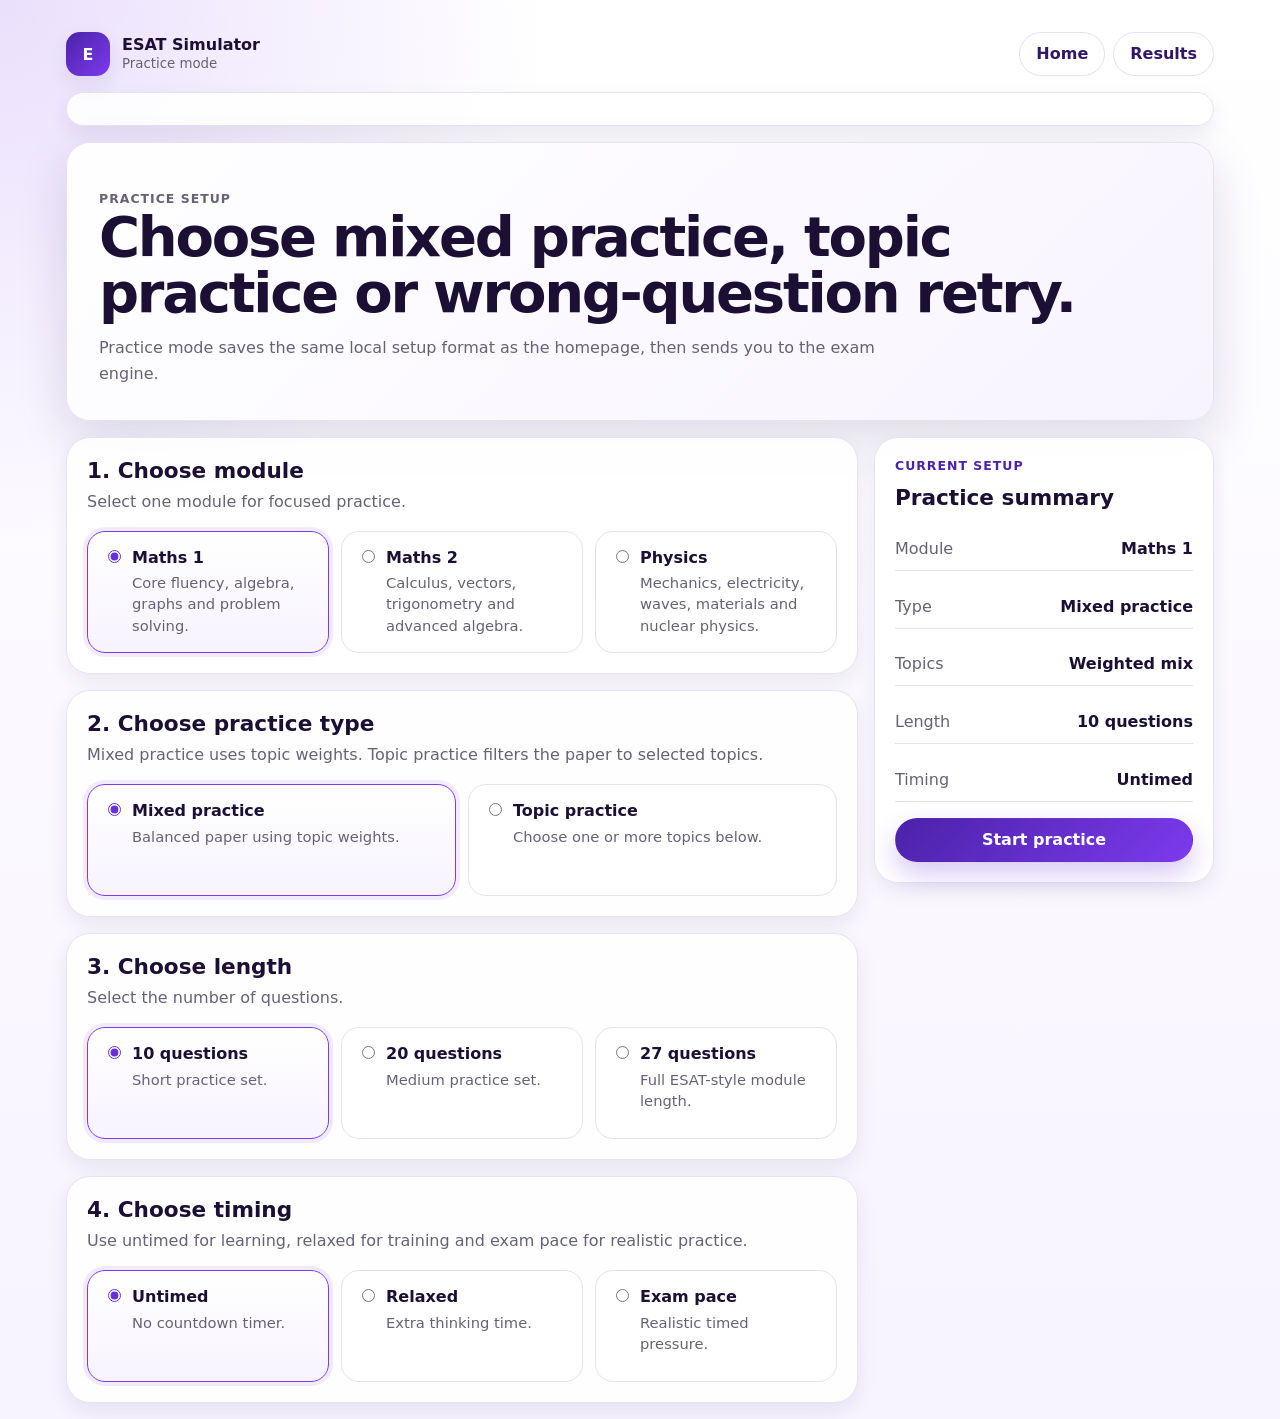
<file: practice.html>
<!DOCTYPE html>
<html lang="en">
<head>
  <meta charset="UTF-8">
  <meta name="viewport" content="width=device-width, initial-scale=1.0">
  <title>Practice Mode | ESAT Simulator</title>
  <meta name="description" content="Set up topic practice, mixed practice or wrong-question retry for the ESAT simulator.">
  <link rel="stylesheet" href="assets/styles.css">

  <style>
    .practice-shell {
      width: min(100%, 1180px);
      margin: 0 auto;
      padding: 1rem;
    }

    .practice-header {
      display: flex;
      align-items: center;
      justify-content: space-between;
      gap: 1rem;
      padding: 1rem 0;
    }

    .practice-nav {
      display: flex;
      flex-wrap: wrap;
      gap: 0.5rem;
    }

    .practice-hero {
      padding: 2rem;
      border: 1px solid var(--line);
      border-radius: 24px;
      background: linear-gradient(135deg, rgba(255, 255, 255, 0.96), rgba(247, 243, 255, 0.94));
      box-shadow: var(--shadow-md);
    }

    .practice-hero h1 {
      margin: 0;
      color: var(--purple-950);
      font-size: clamp(2rem, 5vw, 3.5rem);
      line-height: 1;
      letter-spacing: -0.04em;
    }

    .practice-hero p {
      max-width: 800px;
      margin: 0.85rem 0 0;
      color: var(--muted);
      line-height: 1.65;
    }

    .practice-layout {
      display: grid;
      grid-template-columns: minmax(0, 1fr) 340px;
      gap: 1rem;
      align-items: start;
      margin-top: 1rem;
    }

    .practice-form {
      display: grid;
      gap: 1rem;
    }

    .practice-section {
      padding: 1.25rem;
      border: 1px solid var(--line);
      border-radius: 24px;
      background: rgba(255, 255, 255, 0.92);
      box-shadow: var(--shadow-sm);
    }

    .practice-section h2 {
      margin: 0;
      color: var(--purple-950);
      font-size: 1.35rem;
    }

    .practice-section p {
      margin: 0.45rem 0 0;
      color: var(--muted);
      line-height: 1.55;
    }

    .practice-options {
      display: grid;
      grid-template-columns: repeat(3, minmax(0, 1fr));
      gap: 0.75rem;
      margin-top: 1rem;
    }

    .practice-options.two {
      grid-template-columns: repeat(2, minmax(0, 1fr));
    }

    .practice-option {
      position: relative;
      display: block;
      min-height: 112px;
    }

    .practice-option input {
      position: absolute;
      top: 1rem;
      left: 1rem;
      accent-color: var(--purple-600);
    }

    .practice-option-body {
      display: flex;
      flex-direction: column;
      height: 100%;
      padding: 1rem 1rem 1rem 2.75rem;
      border: 1px solid var(--line);
      border-radius: 18px;
      background: #ffffff;
    }

    .practice-option input:checked + .practice-option-body {
      border-color: var(--purple-500);
      background: linear-gradient(180deg, #ffffff, var(--purple-50));
      box-shadow: 0 0 0 4px rgba(124, 58, 237, 0.1);
    }

    .practice-option-title {
      color: var(--purple-950);
      font-weight: 900;
    }

    .practice-option-subtitle {
      margin-top: 0.35rem;
      color: var(--muted);
      font-size: 0.92rem;
      line-height: 1.45;
    }

    .topic-list {
      display: grid;
      grid-template-columns: repeat(2, minmax(0, 1fr));
      gap: 0.65rem;
      margin-top: 1rem;
    }

    .topic-check {
      position: relative;
      display: block;
    }

    .topic-check input {
      position: absolute;
      top: 1rem;
      left: 1rem;
      accent-color: var(--purple-600);
    }

    .topic-check-body {
      display: block;
      min-height: 76px;
      padding: 0.9rem 0.9rem 0.9rem 2.75rem;
      border: 1px solid var(--line);
      border-radius: 16px;
      background: #ffffff;
    }

    .topic-check input:checked + .topic-check-body {
      border-color: var(--purple-500);
      background: var(--purple-50);
      box-shadow: 0 0 0 4px rgba(124, 58, 237, 0.08);
    }

    .topic-check input:disabled + .topic-check-body {
      opacity: 0.5;
    }

    .topic-check-title {
      display: block;
      color: var(--purple-950);
      font-weight: 850;
    }

    .topic-check-count {
      display: block;
      margin-top: 0.25rem;
      color: var(--muted);
      font-size: 0.85rem;
    }

    .practice-summary {
      position: sticky;
      top: 1rem;
      padding: 1.25rem;
      border: 1px solid var(--line);
      border-radius: 24px;
      background: rgba(255, 255, 255, 0.92);
      box-shadow: var(--shadow-sm);
    }

    .practice-summary h2 {
      margin: 0;
      color: var(--purple-950);
      font-size: 1.35rem;
    }

    .summary-list {
      display: grid;
      gap: 0.75rem;
      margin: 1rem 0;
    }

    .summary-list div {
      display: flex;
      justify-content: space-between;
      gap: 1rem;
      padding-bottom: 0.75rem;
      border-bottom: 1px solid var(--line);
    }

    .summary-list span {
      color: var(--muted);
    }

    .summary-list strong {
      color: var(--purple-950);
      text-align: right;
    }

    .wrong-mode-box {
      margin-top: 1rem;
      padding: 1rem;
      border: 1px solid var(--line);
      border-radius: 18px;
      background: var(--purple-50);
    }

    .wrong-mode-box h3 {
      margin: 0;
      color: var(--purple-950);
    }

    .wrong-mode-box p {
      margin: 0.5rem 0 0;
      color: var(--muted);
      line-height: 1.5;
    }

    .hidden {
      display: none;
    }

    @media (max-width: 980px) {
      .practice-layout {
        grid-template-columns: 1fr;
      }

      .practice-summary {
        position: static;
      }
    }

    @media (max-width: 720px) {
      .practice-shell {
        padding: 0.75rem;
      }

      .practice-header {
        align-items: flex-start;
        flex-direction: column;
      }

      .practice-options,
      .practice-options.two,
      .topic-list {
        grid-template-columns: 1fr;
      }

      .practice-hero,
      .practice-section,
      .practice-summary {
        padding: 1rem;
      }
    }
  </style>
</head>

<body>
  <div class="practice-shell">
    <header class="practice-header">
      <a class="brand" href="index.html" aria-label="Go to homepage">
        <span class="brand-mark">E</span>
        <span class="brand-text">
          <strong>ESAT Simulator</strong>
          <small>Practice mode</small>
        </span>
      </a>

      <nav class="practice-nav" aria-label="Practice navigation">
        <a class="button button-secondary" href="index.html">Home</a>
        <a class="button button-secondary" href="results.html">Results</a>
      </nav>
    </header>

    <main>
      <section class="practice-hero">
        <p class="eyebrow">Practice setup</p>
        <h1>Choose mixed practice, topic practice or wrong-question retry.</h1>
        <p>
          Practice mode saves the same local setup format as the homepage, then sends you to the exam engine.
        </p>
      </section>

      <section class="practice-layout">
        <form id="practiceForm" class="practice-form">
          <section class="practice-section">
            <h2>1. Choose module</h2>
            <p>Select one module for focused practice.</p>

            <div class="practice-options">
              <label class="practice-option">
                <input type="radio" name="practiceSubject" value="maths1" checked>
                <span class="practice-option-body">
                  <span class="practice-option-title">Maths 1</span>
                  <span class="practice-option-subtitle">Core fluency, algebra, graphs and problem solving.</span>
                </span>
              </label>

              <label class="practice-option">
                <input type="radio" name="practiceSubject" value="maths2">
                <span class="practice-option-body">
                  <span class="practice-option-title">Maths 2</span>
                  <span class="practice-option-subtitle">Calculus, vectors, trigonometry and advanced algebra.</span>
                </span>
              </label>

              <label class="practice-option">
                <input type="radio" name="practiceSubject" value="physics">
                <span class="practice-option-body">
                  <span class="practice-option-title">Physics</span>
                  <span class="practice-option-subtitle">Mechanics, electricity, waves, materials and nuclear physics.</span>
                </span>
              </label>
            </div>
          </section>

          <section class="practice-section">
            <h2>2. Choose practice type</h2>
            <p>Mixed practice uses topic weights. Topic practice filters the paper to selected topics.</p>

            <div class="practice-options two">
              <label class="practice-option">
                <input type="radio" name="practiceType" value="mixed" checked>
                <span class="practice-option-body">
                  <span class="practice-option-title">Mixed practice</span>
                  <span class="practice-option-subtitle">Balanced paper using topic weights.</span>
                </span>
              </label>

              <label class="practice-option">
                <input type="radio" name="practiceType" value="topic">
                <span class="practice-option-body">
                  <span class="practice-option-title">Topic practice</span>
                  <span class="practice-option-subtitle">Choose one or more topics below.</span>
                </span>
              </label>
            </div>

            <div id="topicSection" class="hidden">
              <div id="mathTopicList" class="topic-list"></div>
              <div id="physicsTopicList" class="topic-list hidden"></div>
            </div>
          </section>

          <section class="practice-section">
            <h2>3. Choose length</h2>
            <p>Select the number of questions.</p>

            <div class="practice-options">
              <label class="practice-option">
                <input type="radio" name="questionCount" value="10" checked>
                <span class="practice-option-body">
                  <span class="practice-option-title">10 questions</span>
                  <span class="practice-option-subtitle">Short practice set.</span>
                </span>
              </label>

              <label class="practice-option">
                <input type="radio" name="questionCount" value="20">
                <span class="practice-option-body">
                  <span class="practice-option-title">20 questions</span>
                  <span class="practice-option-subtitle">Medium practice set.</span>
                </span>
              </label>

              <label class="practice-option">
                <input type="radio" name="questionCount" value="27">
                <span class="practice-option-body">
                  <span class="practice-option-title">27 questions</span>
                  <span class="practice-option-subtitle">Full ESAT-style module length.</span>
                </span>
              </label>
            </div>
          </section>

          <section class="practice-section">
            <h2>4. Choose timing</h2>
            <p>Use untimed for learning, relaxed for training and exam pace for realistic practice.</p>

            <div class="practice-options">
              <label class="practice-option">
                <input type="radio" name="pace" value="untimed" checked>
                <span class="practice-option-body">
                  <span class="practice-option-title">Untimed</span>
                  <span class="practice-option-subtitle">No countdown timer.</span>
                </span>
              </label>

              <label class="practice-option">
                <input type="radio" name="pace" value="relaxed">
                <span class="practice-option-body">
                  <span class="practice-option-title">Relaxed</span>
                  <span class="practice-option-subtitle">Extra thinking time.</span>
                </span>
              </label>

              <label class="practice-option">
                <input type="radio" name="pace" value="exam">
                <span class="practice-option-body">
                  <span class="practice-option-title">Exam pace</span>
                  <span class="practice-option-subtitle">Realistic timed pressure.</span>
                </span>
              </label>
            </div>
          </section>
        </form>

        <aside class="practice-summary">
          <p class="eyebrow">Current setup</p>
          <h2>Practice summary</h2>

          <div class="summary-list">
            <div>
              <span>Module</span>
              <strong id="summarySubject">Maths 1</strong>
            </div>
            <div>
              <span>Type</span>
              <strong id="summaryType">Mixed practice</strong>
            </div>
            <div>
              <span>Topics</span>
              <strong id="summaryTopics">Weighted mix</strong>
            </div>
            <div>
              <span>Length</span>
              <strong id="summaryLength">10 questions</strong>
            </div>
            <div>
              <span>Timing</span>
              <strong id="summaryPace">Untimed</strong>
            </div>
          </div>

          <button type="button" id="beginPracticeBtn" class="button button-primary full-width">
            Start practice
          </button>

          <div id="wrongModeBox" class="wrong-mode-box hidden">
            <h3>Wrong-question practice</h3>
            <p id="wrongModeText">No saved wrong questions yet.</p>
            <button type="button" id="startWrongPracticeBtn" class="button button-secondary full-width" style="margin-top:0.75rem;">
              Retry this profile’s wrong questions
            </button>
          </div>
        </aside>
      </section>
    </main>
  </div>

  <script src="assets/questionBank.js"></script>
  <script src="assets/topicWeights.js"></script>
  <script src="assets/app.js"></script>

  <script>
    (function () {
      "use strict";

      var CONFIG_KEY = "esatSimulator.config";
      var ACTIVE_EXAM_KEY = "esatSimulator.activeExam";

      var mathTopicGroups = [
        { label: "M1 Units", topics: ["Units"] },
        { label: "M2 Number", topics: ["Number"] },
        { label: "M3 Ratio and proportion", topics: ["Ratio and proportion", "Number"] },
        { label: "M4 Algebra", topics: ["Algebra", "Functions", "Sequences", "Sequences and Series", "Binomial Expansion"] },
        { label: "M5 Geometry", topics: ["Geometry", "Coordinate Geometry", "Trigonometry", "Vectors"] },
        { label: "M6 Statistics", topics: ["Statistics", "Data"] },
        { label: "M7 Probability", topics: ["Probability"] }
      ];

      function $(selector, root) {
        return (root || document).querySelector(selector);
      }

      function $all(selector, root) {
        return Array.prototype.slice.call((root || document).querySelectorAll(selector));
      }

      function saveJSON(key, value) {
        try {
          window.localStorage.setItem(key, JSON.stringify(value));
          return true;
        } catch (error) {
          console.warn("Unable to save localStorage key:", key, error);
          return false;
        }
      }

      function removeStorageItem(key) {
        try {
          window.localStorage.removeItem(key);
        } catch (error) {
          console.warn("Unable to remove localStorage key:", key, error);
        }
      }

      function selectedValue(name, fallback) {
        var input = $("input[name='" + name + "']:checked");
        return input ? input.value : fallback;
      }

      function subjectLabel(subject) {
        var labels = {
          maths1: "Maths 1",
          maths2: "Maths 2",
          physics: "Physics"
        };

        return labels[subject] || subject;
      }

      function paceLabel(pace) {
        var weights = window.ESAT_TOPIC_WEIGHTS || {};
        var modes = weights.paceModes || {};
        return modes[pace] && modes[pace].label ? modes[pace].label : pace;
      }

      function getCurrentProfile() {
        if (window.ESATProfiles && typeof window.ESATProfiles.ensureCurrentProfile === "function") {
          return window.ESATProfiles.ensureCurrentProfile();
        }

        return null;
      }

      function getQuestionsForSubject(subject) {
        var bank = window.ESAT_QUESTION_BANK;
        if (!bank || !bank.subjects || !bank.subjects[subject]) return [];
        return Array.isArray(bank.subjects[subject].questions) ? bank.subjects[subject].questions : [];
      }

      function countQuestionsForTopics(subject, topics) {
        var questions = getQuestionsForSubject(subject);
        var topicMap = {};

        topics.forEach(function (topic) {
          topicMap[topic] = true;
        });

        return questions.filter(function (question) {
          return topicMap[question.topic || "Uncategorised"];
        }).length;
      }

      function getPhysicsTopics() {
        var questions = getQuestionsForSubject("physics");
        var topicMap = {};
        var topics = [];

        questions.forEach(function (question) {
          var topic = question.topic || "Uncategorised";
          if (!topicMap[topic]) {
            topicMap[topic] = true;
            topics.push(topic);
          }
        });

        return topics.sort();
      }

      function escapeHTML(value) {
        return String(value)
          .replace(/&/g, "&amp;")
          .replace(/</g, "&lt;")
          .replace(/>/g, "&gt;")
          .replace(/"/g, "&quot;")
          .replace(/'/g, "&#039;");
      }

      function renderMathTopics() {
        var container = $("#mathTopicList");
        if (!container) return;

        container.innerHTML = "";

        mathTopicGroups.forEach(function (group) {
          var subject = selectedValue("practiceSubject", "maths1");
          var count = countQuestionsForTopics(subject, group.topics);
          var label = document.createElement("label");

          label.className = "topic-check";
          label.innerHTML =
            "<input type='checkbox' name='topicChoice' value='" + escapeHTML(group.topics.join("|")) + "'" +
            " data-label='" + escapeHTML(group.label) + "'" +
            (count === 0 ? " disabled" : "") +
            ">" +
            "<span class='topic-check-body'>" +
              "<span class='topic-check-title'>" + escapeHTML(group.label) + "</span>" +
              "<span class='topic-check-count'>" + count + " matching question" + (count === 1 ? "" : "s") + "</span>" +
            "</span>";

          container.appendChild(label);
        });
      }

      function renderPhysicsTopics() {
        var container = $("#physicsTopicList");
        var topics = getPhysicsTopics();

        if (!container) return;

        container.innerHTML = "";

        topics.forEach(function (topic) {
          var count = countQuestionsForTopics("physics", [topic]);
          var label = document.createElement("label");

          label.className = "topic-check";
          label.innerHTML =
            "<input type='checkbox' name='topicChoice' value='" + escapeHTML(topic) + "' data-label='" + escapeHTML(topic) + "'>" +
            "<span class='topic-check-body'>" +
              "<span class='topic-check-title'>" + escapeHTML(topic) + "</span>" +
              "<span class='topic-check-count'>" + count + " matching question" + (count === 1 ? "" : "s") + "</span>" +
            "</span>";

          container.appendChild(label);
        });
      }

      function selectedTopics() {
        var topics = {};
        var result = [];

        $all("input[name='topicChoice']:checked").forEach(function (input) {
          input.value.split("|").forEach(function (topic) {
            if (topic && !topics[topic]) {
              topics[topic] = true;
              result.push(topic);
            }
          });
        });

        return result;
      }

      function selectedTopicLabels() {
        var labels = [];

        $all("input[name='topicChoice']:checked").forEach(function (input) {
          if (input.getAttribute("data-label")) {
            labels.push(input.getAttribute("data-label"));
          }
        });

        return labels;
      }

      function updateTopicVisibility() {
        var subject = selectedValue("practiceSubject", "maths1");
        var practiceType = selectedValue("practiceType", "mixed");
        var topicSection = $("#topicSection");
        var mathList = $("#mathTopicList");
        var physicsList = $("#physicsTopicList");

        if (topicSection) topicSection.classList.toggle("hidden", practiceType !== "topic");
        if (mathList) mathList.classList.toggle("hidden", subject === "physics");
        if (physicsList) physicsList.classList.toggle("hidden", subject !== "physics");
      }

      function updateSummary() {
        var subject = selectedValue("practiceSubject", "maths1");
        var type = selectedValue("practiceType", "mixed");
        var count = selectedValue("questionCount", "10");
        var pace = selectedValue("pace", "untimed");
        var labels = selectedTopicLabels();

        $("#summarySubject").textContent = subjectLabel(subject);
        $("#summaryType").textContent = type === "topic" ? "Topic practice" : "Mixed practice";
        $("#summaryTopics").textContent = type === "topic" && labels.length ? labels.join(", ") : "Weighted mix";
        $("#summaryLength").textContent = count + " questions";
        $("#summaryPace").textContent = paceLabel(pace);
      }

      function getProfileWrongQuestions() {
        var profile = getCurrentProfile();
        return profile && Array.isArray(profile.wrongQuestions) ? profile.wrongQuestions : [];
      }

      function updateWrongMode() {
        var wrong = getProfileWrongQuestions();
        var box = $("#wrongModeBox");
        var text = $("#wrongModeText");
        var button = $("#startWrongPracticeBtn");
        var profile = getCurrentProfile();

        if (!box || !text || !button) return;

        if (!wrong.length) {
          box.classList.add("hidden");
          button.disabled = true;
          text.textContent = "No saved wrong questions yet.";
          return;
        }

        box.classList.remove("hidden");
        button.disabled = false;
        text.textContent = (profile ? profile.name : "This profile") + " has " + wrong.length + " saved wrong question" + (wrong.length === 1 ? "" : "s") + ".";
      }

      function buildConfig(mode) {
        var subject = selectedValue("practiceSubject", "maths1");
        var count = Number(selectedValue("questionCount", "10"));
        var pace = selectedValue("pace", "untimed");
        var type = selectedValue("practiceType", "mixed");
        var topics = type === "topic" ? selectedTopics() : [];
        var profile = getCurrentProfile();

        return {
          version: "1.0.0",
          createdAt: new Date().toISOString(),
          destination: "exam",
          selectedSubjects: [subject],
          questionCount: count,
          pace: pace,
          durationSeconds: null,
          shuffleQuestions: true,
          shuffleOptions: false,
          allowReview: true,
          practiceMode: mode || type,
          selectedTopics: topics,
          retryWrongQuestionIds: [],
          profileId: profile ? profile.id : null,
          source: "practice.html"
        };
      }

      function startPractice() {
        var type = selectedValue("practiceType", "mixed");
        var topics = selectedTopics();
        var config;

        if (type === "topic" && topics.length === 0) {
          alert("Choose at least one topic, or switch to mixed practice.");
          return;
        }

        config = buildConfig(type);

        saveJSON(CONFIG_KEY, config);
        removeStorageItem(ACTIVE_EXAM_KEY);
        window.location.href = "exam.html";
      }

      function startWrongPractice() {
        var wrong = getProfileWrongQuestions();
        var subjects = {};
        var subjectList = [];
        var ids = [];
        var count;
        var profile = getCurrentProfile();

        if (!wrong.length) {
          alert("There are no saved wrong questions for this profile.");
          return;
        }

        wrong.forEach(function (item) {
          if (item && item.subject && !subjects[item.subject]) {
            subjects[item.subject] = true;
            subjectList.push(item.subject);
          }

          if (item && item.originalId) {
            ids.push(item.originalId);
          }
        });

        if (!subjectList.length) subjectList = [selectedValue("practiceSubject", "maths1")];

        if (wrong.length <= 10) count = 10;
        else if (wrong.length <= 20) count = 20;
        else count = 27;

        saveJSON(CONFIG_KEY, {
          version: "1.0.0",
          createdAt: new Date().toISOString(),
          destination: "exam",
          selectedSubjects: subjectList,
          questionCount: count,
          pace: "untimed",
          durationSeconds: null,
          shuffleQuestions: true,
          shuffleOptions: false,
          allowReview: true,
          practiceMode: "wrongQuestions",
          selectedTopics: [],
          retryWrongQuestionIds: ids,
          profileId: profile ? profile.id : null,
          source: "practice.html"
        });

        removeStorageItem(ACTIVE_EXAM_KEY);
        window.location.href = "exam.html";
      }

      function handleSubjectChange() {
        $all("input[name='topicChoice']").forEach(function (input) {
          input.checked = false;
        });

        renderMathTopics();
        renderPhysicsTopics();
        updateTopicVisibility();
        updateSummary();
      }

      function wireEvents() {
        $all("input[name='practiceSubject']").forEach(function (input) {
          input.addEventListener("change", handleSubjectChange);
        });

        $all("input[name='practiceType'], input[name='questionCount'], input[name='pace']").forEach(function (input) {
          input.addEventListener("change", function () {
            updateTopicVisibility();
            updateSummary();
          });
        });

        document.addEventListener("change", function (event) {
          if (event.target && event.target.name === "topicChoice") {
            updateSummary();
          }
        });

        $("#beginPracticeBtn").addEventListener("click", startPractice);
        $("#startWrongPracticeBtn").addEventListener("click", startWrongPractice);

        window.addEventListener("esatProfileChanged", function () {
          updateWrongMode();
        });
      }

      function init() {
        renderMathTopics();
        renderPhysicsTopics();
        updateTopicVisibility();
        updateSummary();
        updateWrongMode();
        wireEvents();
      }

      document.addEventListener("DOMContentLoaded", init);
    }());
  </script>
</body>
</html>
</file>
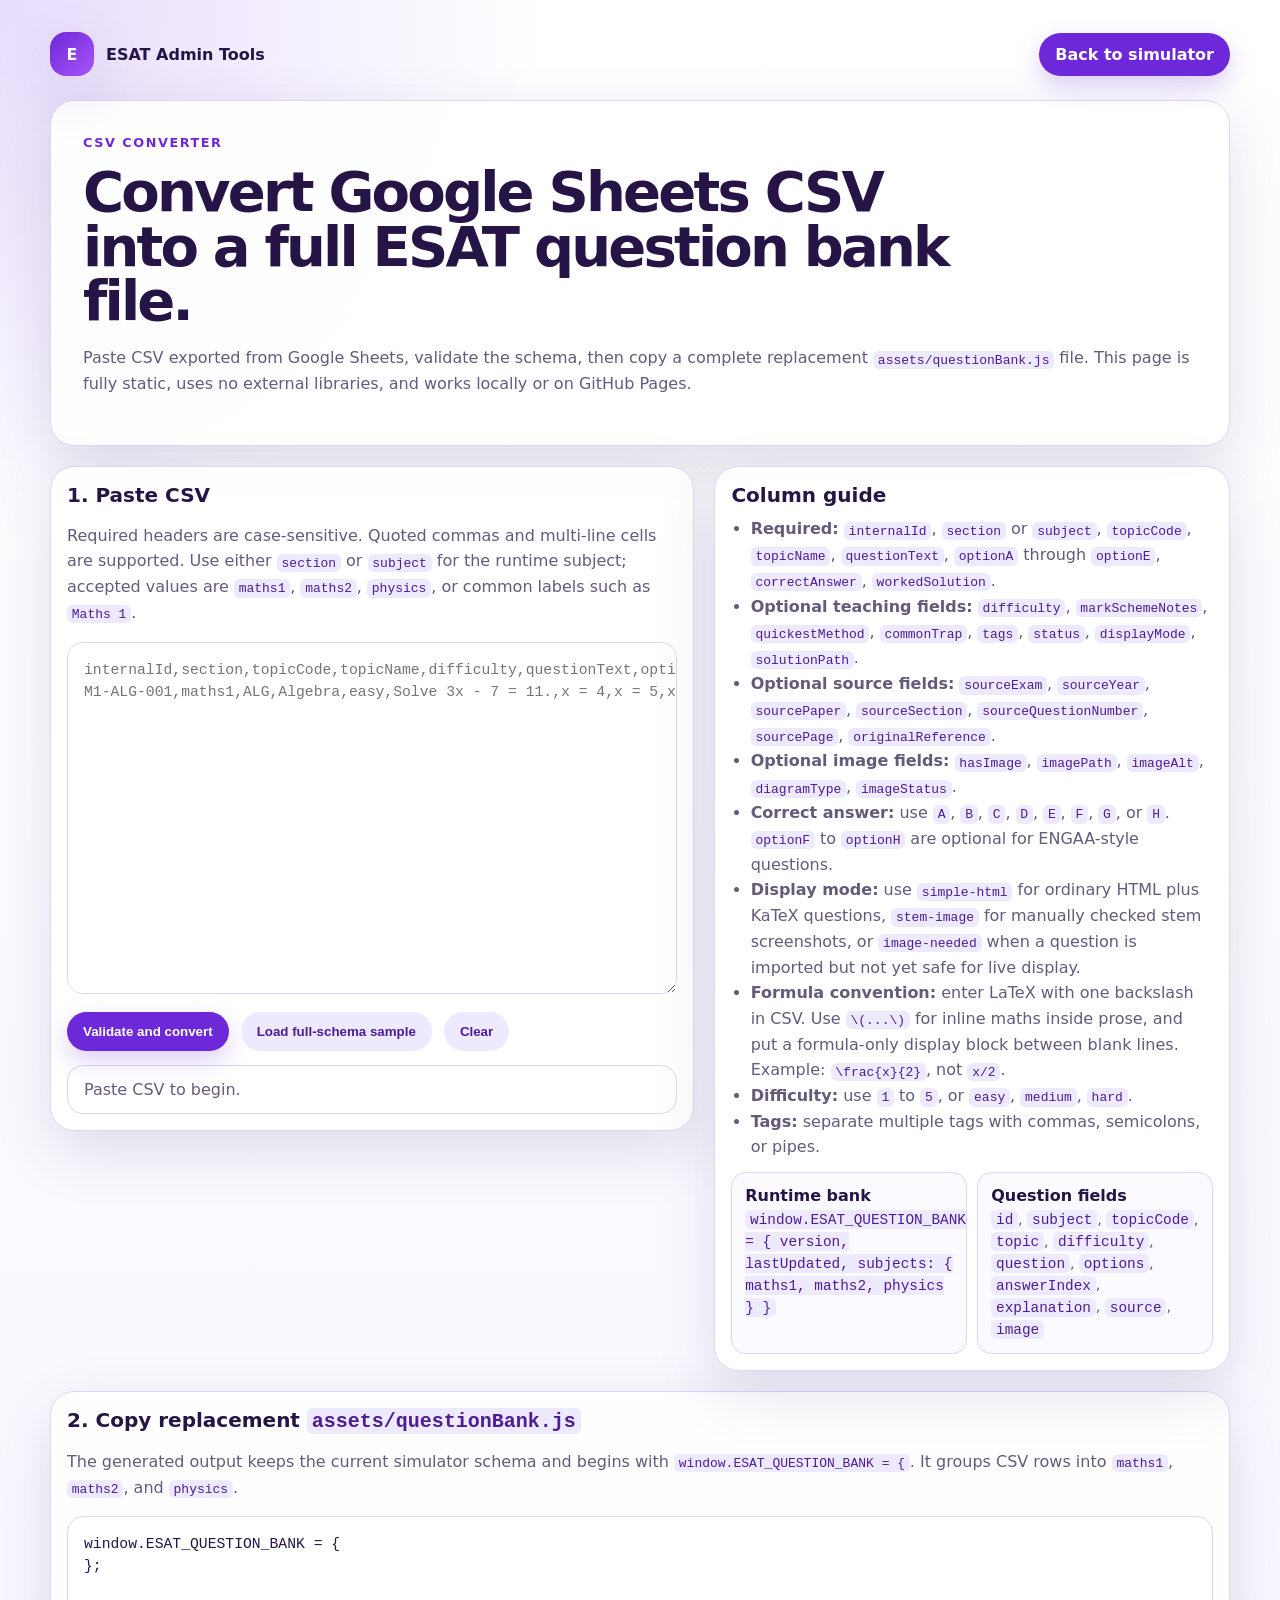
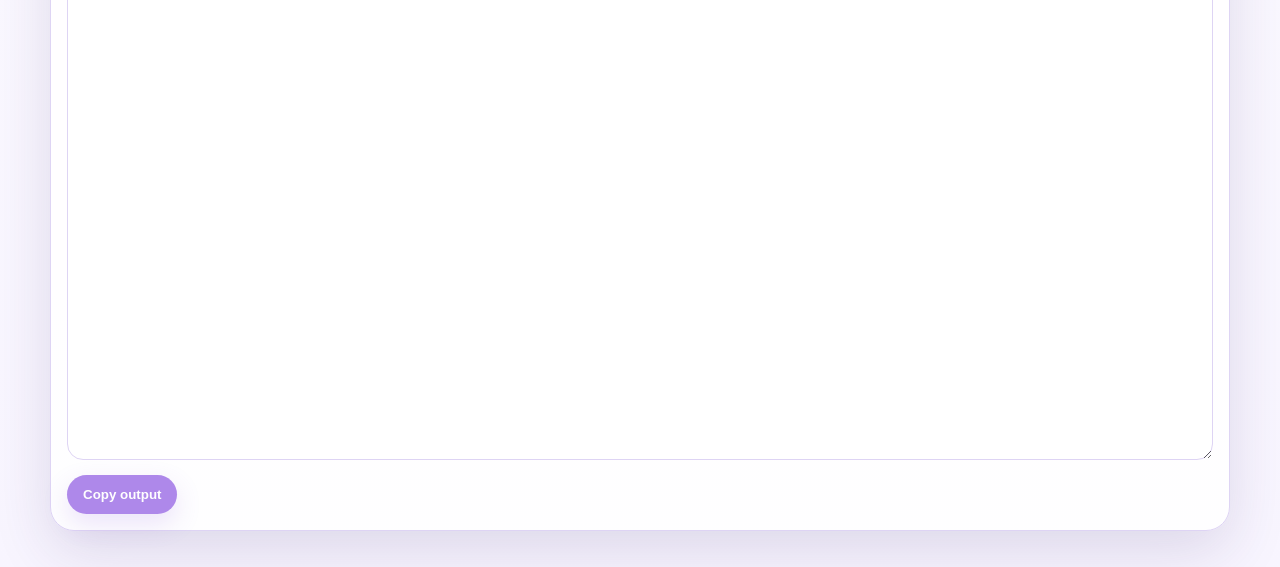
<file: admin/csv-converter.html>
<!DOCTYPE html>
<html lang="en">
<head>
  <meta charset="UTF-8">
  <meta name="viewport" content="width=device-width, initial-scale=1.0">
  <title>ESAT CSV to Question Bank Converter</title>
  <style>
    :root {
      color-scheme: light;
      --bg: #f8f5ff;
      --panel: #ffffff;
      --ink: #261447;
      --muted: #665a7a;
      --line: #ded4f4;
      --purple: #6d28d9;
      --purple-dark: #4c1d95;
      --success: #147a46;
      --success-bg: #e8f8ef;
      --warning: #9a5b00;
      --warning-bg: #fff7df;
      --danger: #b91c1c;
      --danger-bg: #fff1f2;
      --shadow: 0 20px 60px rgba(54, 32, 100, 0.14);
    }

    * {
      box-sizing: border-box;
    }

    body {
      margin: 0;
      font-family: Inter, ui-sans-serif, system-ui, -apple-system, BlinkMacSystemFont, "Segoe UI", sans-serif;
      color: var(--ink);
      background:
        radial-gradient(circle at top left, rgba(124, 58, 237, 0.18), transparent 34rem),
        linear-gradient(180deg, #fff, var(--bg));
      min-height: 100vh;
    }

    .page-shell {
      width: min(1180px, calc(100% - 2rem));
      margin: 0 auto;
      padding: 2rem 0 3rem;
    }

    header {
      display: flex;
      justify-content: space-between;
      align-items: center;
      gap: 1rem;
      margin-bottom: 1.5rem;
    }

    .brand {
      display: inline-flex;
      align-items: center;
      gap: 0.75rem;
      color: inherit;
      text-decoration: none;
      font-weight: 900;
    }

    .brand-mark {
      display: grid;
      place-items: center;
      width: 2.75rem;
      height: 2.75rem;
      border-radius: 1rem;
      color: #fff;
      background: linear-gradient(135deg, var(--purple), #a855f7);
      box-shadow: var(--shadow);
    }

    .home-link,
    button {
      display: inline-flex;
      align-items: center;
      justify-content: center;
      gap: 0.4rem;
      border: 0;
      border-radius: 999px;
      padding: 0.75rem 1rem;
      color: #fff;
      background: var(--purple);
      font-weight: 800;
      text-decoration: none;
      cursor: pointer;
      box-shadow: 0 10px 25px rgba(109, 40, 217, 0.22);
    }

    button.secondary {
      color: var(--purple-dark);
      background: #ede9fe;
      box-shadow: none;
    }

    button:disabled {
      opacity: 0.55;
      cursor: not-allowed;
    }

    .hero,
    .panel {
      border: 1px solid var(--line);
      border-radius: 1.5rem;
      background: rgba(255, 255, 255, 0.93);
      box-shadow: var(--shadow);
    }

    .hero {
      padding: clamp(1.25rem, 4vw, 2rem);
      margin-bottom: 1.25rem;
    }

    h1 {
      max-width: 900px;
      margin: 0;
      font-size: clamp(2rem, 5vw, 3.5rem);
      line-height: 0.98;
      letter-spacing: -0.05em;
    }

    h2 {
      margin: 0 0 0.6rem;
      font-size: 1.25rem;
    }

    p {
      color: var(--muted);
      line-height: 1.6;
    }

    .eyebrow {
      margin: 0 0 0.7rem;
      color: var(--purple);
      font-size: 0.8rem;
      font-weight: 900;
      letter-spacing: 0.12em;
      text-transform: uppercase;
    }

    .grid {
      display: grid;
      grid-template-columns: minmax(0, 1fr) minmax(320px, 0.8fr);
      gap: 1.25rem;
      align-items: start;
    }

    .panel {
      padding: 1rem;
    }

    textarea,
    pre {
      width: 100%;
      min-height: 22rem;
      border: 1px solid var(--line);
      border-radius: 1rem;
      padding: 1rem;
      color: var(--ink);
      background: #fff;
      font: 0.92rem/1.5 ui-monospace, SFMono-Regular, Menlo, Monaco, Consolas, "Liberation Mono", monospace;
      resize: vertical;
      overflow: auto;
      white-space: pre;
    }

    pre {
      min-height: 34rem;
      margin: 0;
    }

    .actions {
      display: flex;
      flex-wrap: wrap;
      gap: 0.75rem;
      margin-top: 0.9rem;
    }

    .status {
      margin-top: 0.9rem;
      border: 1px solid var(--line);
      border-radius: 1rem;
      padding: 0.85rem 1rem;
      color: var(--muted);
      background: #fff;
    }

    .status.success {
      border-color: rgba(20, 122, 70, 0.25);
      color: var(--success);
      background: var(--success-bg);
    }

    .status.warning {
      border-color: rgba(154, 91, 0, 0.25);
      color: var(--warning);
      background: var(--warning-bg);
    }

    .status.error {
      border-color: rgba(185, 28, 28, 0.25);
      color: var(--danger);
      background: var(--danger-bg);
    }

    .errors {
      display: grid;
      gap: 0.5rem;
      max-height: 18rem;
      overflow: auto;
      margin: 0.75rem 0 0;
      padding-left: 1.2rem;
      color: inherit;
    }

    .details-list {
      margin: 0;
      padding-left: 1.2rem;
      color: var(--muted);
      line-height: 1.6;
    }

    code {
      border-radius: 0.35rem;
      padding: 0.1rem 0.3rem;
      background: #ede9fe;
      color: var(--purple-dark);
    }

    .columns {
      display: grid;
      gap: 0.65rem;
      grid-template-columns: repeat(2, minmax(0, 1fr));
      margin-top: 0.75rem;
    }

    .column-card {
      border: 1px solid var(--line);
      border-radius: 0.9rem;
      padding: 0.8rem;
      background: #fbfaff;
    }

    .column-card strong {
      display: block;
      margin-bottom: 0.25rem;
    }

    .column-card span {
      color: var(--muted);
      font-size: 0.9rem;
      line-height: 1.45;
    }

    @media (max-width: 900px) {
      .grid,
      .columns {
        grid-template-columns: 1fr;
      }

      header {
        align-items: flex-start;
        flex-direction: column;
      }
    }
  </style>
</head>
<body>
  <div class="page-shell">
    <header>
      <a class="brand" href="../index.html" aria-label="Return to ESAT Simulator home">
        <span class="brand-mark">E</span>
        <span>ESAT Admin Tools</span>
      </a>
      <a class="home-link" href="../index.html">Back to simulator</a>
    </header>

    <main>
      <section class="hero">
        <p class="eyebrow">CSV converter</p>
        <h1>Convert Google Sheets CSV into a full ESAT question bank file.</h1>
        <p>
          Paste CSV exported from Google Sheets, validate the schema, then copy a complete replacement
          <code>assets/questionBank.js</code> file. This page is fully static, uses no external libraries, and works locally or on GitHub Pages.
        </p>
      </section>

      <section class="grid" aria-label="CSV converter workspace">
        <div class="panel">
          <h2>1. Paste CSV</h2>
          <p>
            Required headers are case-sensitive. Quoted commas and multi-line cells are supported.
            Use either <code>section</code> or <code>subject</code> for the runtime subject; accepted values are
            <code>maths1</code>, <code>maths2</code>, <code>physics</code>, or common labels such as <code>Maths 1</code>.
          </p>
          <textarea id="csvInput" spellcheck="false" aria-label="Paste Google Sheets CSV here" placeholder="internalId,section,topicCode,topicName,difficulty,questionText,optionA,optionB,optionC,optionD,optionE,correctAnswer,workedSolution&#10;M1-ALG-001,maths1,ALG,Algebra,easy,Solve 3x - 7 = 11.,x = 4,x = 5,x = 6,x = 7,None of the above,C,3x - 7 = 11 so 3x = 18 and x = 6."></textarea>
          <div class="actions">
            <button type="button" id="convertBtn">Validate and convert</button>
            <button type="button" id="sampleBtn" class="secondary">Load full-schema sample</button>
            <button type="button" id="clearBtn" class="secondary">Clear</button>
          </div>
          <div id="statusBox" class="status" role="status">Paste CSV to begin.</div>
        </div>

        <aside class="panel">
          <h2>Column guide</h2>
          <ul class="details-list">
            <li><strong>Required:</strong> <code>internalId</code>, <code>section</code> or <code>subject</code>, <code>topicCode</code>, <code>topicName</code>, <code>questionText</code>, <code>optionA</code> through <code>optionE</code>, <code>correctAnswer</code>, <code>workedSolution</code>.</li>
            <li><strong>Optional teaching fields:</strong> <code>difficulty</code>, <code>markSchemeNotes</code>, <code>quickestMethod</code>, <code>commonTrap</code>, <code>tags</code>, <code>status</code>, <code>displayMode</code>, <code>solutionPath</code>.</li>
            <li><strong>Optional source fields:</strong> <code>sourceExam</code>, <code>sourceYear</code>, <code>sourcePaper</code>, <code>sourceSection</code>, <code>sourceQuestionNumber</code>, <code>sourcePage</code>, <code>originalReference</code>.</li>
            <li><strong>Optional image fields:</strong> <code>hasImage</code>, <code>imagePath</code>, <code>imageAlt</code>, <code>diagramType</code>, <code>imageStatus</code>.</li>
            <li><strong>Correct answer:</strong> use <code>A</code>, <code>B</code>, <code>C</code>, <code>D</code>, <code>E</code>, <code>F</code>, <code>G</code>, or <code>H</code>. <code>optionF</code> to <code>optionH</code> are optional for ENGAA-style questions.</li>
            <li><strong>Display mode:</strong> use <code>simple-html</code> for ordinary HTML plus KaTeX questions, <code>stem-image</code> for manually checked stem screenshots, or <code>image-needed</code> when a question is imported but not yet safe for live display.</li>
            <li><strong>Formula convention:</strong> enter LaTeX with one backslash in CSV. Use <code>\(...\)</code> for inline maths inside prose, and put a formula-only display block between blank lines. Example: <code>\frac{x}{2}</code>, not <code>x/2</code>.</li>
            <li><strong>Difficulty:</strong> use <code>1</code> to <code>5</code>, or <code>easy</code>, <code>medium</code>, <code>hard</code>.</li>
            <li><strong>Tags:</strong> separate multiple tags with commas, semicolons, or pipes.</li>
          </ul>

          <div class="columns" aria-label="Output mapping summary">
            <div class="column-card">
              <strong>Runtime bank</strong>
              <span><code>window.ESAT_QUESTION_BANK = { version, lastUpdated, subjects: { maths1, maths2, physics } }</code></span>
            </div>
            <div class="column-card">
              <strong>Question fields</strong>
              <span><code>id</code>, <code>subject</code>, <code>topicCode</code>, <code>topic</code>, <code>difficulty</code>, <code>question</code>, <code>options</code>, <code>answerIndex</code>, <code>explanation</code>, <code>source</code>, <code>image</code></span>
            </div>
          </div>
        </aside>
      </section>

      <section class="panel" style="margin-top: 1.25rem;">
        <h2>2. Copy replacement <code>assets/questionBank.js</code></h2>
        <p>
          The generated output keeps the current simulator schema and begins with
          <code>window.ESAT_QUESTION_BANK = {</code>. It groups CSV rows into <code>maths1</code>, <code>maths2</code>, and <code>physics</code>.
        </p>
        <pre id="output" tabindex="0" aria-label="Generated JavaScript output">window.ESAT_QUESTION_BANK = {
};</pre>
        <div class="actions">
          <button type="button" id="copyBtn" disabled>Copy output</button>
        </div>
      </section>
    </main>
  </div>

  <script>
    (function () {
      "use strict";

      var SUBJECT_ORDER = ["maths1", "maths2", "physics"];
      var SUBJECT_META = {
        maths1: {
          label: "Maths 1",
          shortLabel: "M1",
          description: "Core mathematical fluency, algebra, graphs, geometry, sequences and problem solving."
        },
        maths2: {
          label: "Maths 2",
          shortLabel: "M2",
          description: "More advanced mathematical reasoning, calculus, vectors, trigonometry and algebraic fluency."
        },
        physics: {
          label: "Physics",
          shortLabel: "PHY",
          description: "Mechanics, electricity, waves, materials, particles and practical physics."
        }
      };

      var REQUIRED_COLUMNS = [
        "internalId",
        "topicCode",
        "topicName",
        "questionText",
        "optionA",
        "optionB",
        "optionC",
        "optionD",
        "optionE",
        "correctAnswer",
        "workedSolution"
      ];

      var OPTION_COLUMNS = ["optionA", "optionB", "optionC", "optionD", "optionE", "optionF", "optionG", "optionH"];
      var SUBJECT_COLUMNS = ["section", "subject"];
      var SOURCE_COLUMNS = ["sourceExam", "sourceYear", "sourcePaper", "sourceSection", "sourceQuestionNumber", "sourcePage", "originalReference"];
      var ALLOWED_STATUSES = ["ready", "draft", "review", "reviewed", "approved", "needs-review"];
      var ALLOWED_IMAGE_STATUSES = ["not-needed", "ready", "ready-svg-fallback", "ready-recreated-close", "ready-pdf-crop", "needs-review", "reviewed", "approved"];
      var ALLOWED_DISPLAY_MODES = ["simple-html", "stem-image", "image-needed"];

      var SAMPLE_CSV = [
        "internalId,section,subject,topicCode,topicName,difficulty,questionText,optionA,optionB,optionC,optionD,optionE,optionF,optionG,optionH,correctAnswer,workedSolution,markSchemeNotes,quickestMethod,commonTrap,tags,status,displayMode,sourceExam,sourceYear,sourcePaper,sourceSection,sourceQuestionNumber,sourcePage,originalReference,hasImage,imagePath,imageAlt,diagramType,imageStatus,solutionPath",
        "M1-ALG-001,Maths 1,,ALG,Algebra,easy,Solve 3x - 7 = 11.,x = 4,x = 5,x = 6,x = 7,None of the above,,,,C,\"3x - 7 = 11, so 3x = 18 and x = 6.\",Answer key gives C.,\"Add 7 first, then divide by 3.\",Dividing before adding 7.,linear equations|algebra,approved,simple-html,ESAT Practice,2026,Sample Paper,Maths 1,1,4,ESAT-2026-M1-Q1,yes,assets/images/m1-alg-001.png,Diagram showing the linear equation balance,diagram,ready,solutions/sample/M1-ALG-001.md",
        "M2-CAL-001,,maths2,CAL,Calculus,medium,Differentiate y = x^3.,x^2,2x,3x^2,3x,None of the above,,,,C,\"Using the power rule, d/dx of x^3 is 3x^2.\",Answer key gives C.,Use the power rule.,Forgetting to multiply by the old power.,differentiation;power rule,draft,simple-html,ESAT Practice,2026,Sample Paper,Maths 2,2,5,ESAT-2026-M2-Q2,no,,,,not-needed,solutions/sample/M2-CAL-001.md",
        "PHY-MEC-001,physics,,MEC,Mechanics,hard,A 2 kg mass accelerates at 3 m s^-2. What is the resultant force?,3 N,5 N,6 N,9 N,12 N,,,,C,F = ma = 2 x 3 = 6 N.,Answer key gives C.,Apply F = ma directly.,Using weight instead of resultant force.,\"forces,Newton's second law\",approved,simple-html,ESAT Practice,2026,Sample Paper,Physics,3,6,ESAT-2026-PHY-Q3,no,,,,not-needed,solutions/sample/PHY-MEC-001.md"
      ].join("\n");

      function $(selector) {
        return document.querySelector(selector);
      }

      function trimCell(value) {
        return String(value === null || value === undefined ? "" : value).trim();
      }

      function detectDelimiter(text) {
        var firstLine = String(text || "").split(/\r?\n/)[0] || "";
        var candidates = [",", "\t", ";"];
        var best = ",";
        var bestCount = -1;

        candidates.forEach(function (candidate) {
          var count = firstLine.split(candidate).length - 1;
          if (count > bestCount) {
            best = candidate;
            bestCount = count;
          }
        });

        return best;
      }

      function parseCSV(text) {
        var rows = [];
        var row = [];
        var value = "";
        var index = 0;
        var inQuotes = false;
        var delimiter = detectDelimiter(text);
        var char;
        var next;

        while (index < text.length) {
          char = text[index];
          next = text[index + 1];

          if (inQuotes) {
            if (char === '"' && next === '"') {
              value += '"';
              index += 2;
              continue;
            }

            if (char === '"') {
              inQuotes = false;
              index += 1;
              continue;
            }

            value += char;
            index += 1;
            continue;
          }

          if (char === '"') {
            inQuotes = true;
            index += 1;
            continue;
          }

          if (char === delimiter) {
            row.push(value);
            value = "";
            index += 1;
            continue;
          }

          if (char === "\r" || char === "\n") {
            row.push(value);
            rows.push(row);
            row = [];
            value = "";

            if (char === "\r" && next === "\n") index += 2;
            else index += 1;

            continue;
          }

          value += char;
          index += 1;
        }

        if (value !== "" || row.length > 0) {
          row.push(value);
          rows.push(row);
        }

        return {
          errors: inQuotes ? ["CSV ended while still inside a quoted cell. Check for a missing closing quote."] : [],
          rows: rows.filter(function (item) {
            return item.some(function (cell) {
              return trimCell(cell) !== "";
            });
          })
        };
      }

      function normaliseSubject(value) {
        var key = trimCell(value).toLowerCase().replace(/[\s_-]+/g, "");
        var map = {
          m1: "maths1",
          math1: "maths1",
          maths1: "maths1",
          mathematics1: "maths1",
          m2: "maths2",
          math2: "maths2",
          maths2: "maths2",
          mathematics2: "maths2",
          phys: "physics",
          physics: "physics"
        };

        return map[key] || "";
      }

      function parseAnswerIndex(value) {
        var answer = trimCell(value).toUpperCase();
        var labels = ["A", "B", "C", "D", "E", "F", "G", "H"];
        return labels.indexOf(answer);
      }

      function parseDifficulty(value) {
        var raw = trimCell(value).toLowerCase();
        var words = {
          easy: 1,
          medium: 3,
          hard: 5
        };
        var number;

        if (!raw) return undefined;
        if (words[raw]) return words[raw];

        number = Number(raw);
        if (!Number.isFinite(number) || number < 1 || number > 5) return null;
        return Math.round(number);
      }

      function parseTags(value) {
        var text = trimCell(value);
        var seen = {};

        if (!text) return [];

        return text.split(/[|;,]/)
          .map(trimCell)
          .filter(function (tag) {
            if (!tag || seen[tag]) return false;
            seen[tag] = true;
            return true;
          });
      }

      function formulaWarnings(value) {
        var text = trimCell(value);
        var messages = [];
        if (/\bsqrt\s*\(/i.test(text)) messages.push("use \\sqrt{...} instead of sqrt(...)");
        if (/(^|[^\\\w])(?:[A-Za-z]|\d+)\s*\/\s*(?:[A-Za-z]|\d+)(?!\w)/.test(text)) {
          messages.push("use \\frac{...}{...} for a mathematical fraction");
        }
        if (/\^[A-Za-z0-9](?![A-Za-z0-9}])/.test(text)) messages.push("put powers in braces, for example R^{2}");
        return messages;
      }

      function objectFromRow(headers, cells) {
        var output = {};

        headers.forEach(function (header, index) {
          output[header] = trimCell(cells[index]);
        });

        return output;
      }

      function hasAnyValue(row, keys) {
        return keys.some(function (key) {
          return trimCell(row[key]) !== "";
        });
      }

      function validateHeaders(headers) {
        var errors = [];
        var seen = {};
        var hasSubjectColumn = false;

        headers.forEach(function (header, index) {
          if (!header) {
            errors.push("Header " + (index + 1) + " is blank.");
            return;
          }

          if (seen[header]) errors.push("Duplicate header: " + header + ".");
          if (SUBJECT_COLUMNS.indexOf(header) !== -1) hasSubjectColumn = true;
          seen[header] = true;
        });

        REQUIRED_COLUMNS.forEach(function (column) {
          if (headers.indexOf(column) === -1) {
            errors.push("Missing required column: " + column + ".");
          }
        });

        if (!hasSubjectColumn) {
          errors.push("Missing required subject column: include either section or subject.");
        }

        return errors;
      }

      function rowSubject(row) {
        return row.section || row.subject || "";
      }

      function validateAndConvert(parsed) {
        var errors = parsed.errors.slice();
        var warnings = [];
        var rows = parsed.rows;
        var headers;
        var questions = [];
        var usedIds = {};

        if (!rows.length) {
          return {
            errors: errors.concat(["No CSV rows were found."]),
            warnings: [],
            bank: buildQuestionBank([]),
            questionCount: 0
          };
        }

        headers = rows[0].map(trimCell);
        errors = errors.concat(validateHeaders(headers));

        if (rows.length < 2) {
          errors.push("CSV must include at least one question row after the header.");
        }

        if (errors.length) {
          return {
            errors: errors,
            warnings: warnings,
            bank: buildQuestionBank([]),
            questionCount: 0
          };
        }

        rows.slice(1).forEach(function (cells, rowIndex) {
          var rowNumber = rowIndex + 2;
          var row = objectFromRow(headers, cells);
          var rowErrors = [];
          var subject = normaliseSubject(rowSubject(row));
          var answerIndex = parseAnswerIndex(row.correctAnswer);
          var difficulty = parseDifficulty(row.difficulty);
          var rawOptions = OPTION_COLUMNS.map(function (column) {
            return trimCell(row[column]);
          });
          var options = rawOptions.filter(function (option) {
            return option !== "";
          });
          var seenBlankOption = false;
          var question;
          var source;
          var formulaFields;

          REQUIRED_COLUMNS.forEach(function (column) {
            if (trimCell(row[column]) === "") {
              rowErrors.push("Row " + rowNumber + ": " + column + " is required.");
            }
          });

          if (!trimCell(rowSubject(row))) {
            rowErrors.push("Row " + rowNumber + ": section or subject is required.");
          } else if (!subject) {
            rowErrors.push("Row " + rowNumber + ": section/subject must be maths1, maths2, or physics.");
          }

          if (answerIndex === -1) {
            rowErrors.push("Row " + rowNumber + ": correctAnswer must be A, B, C, D, E, F, G, or H.");
          } else if (answerIndex >= options.length) {
            rowErrors.push("Row " + rowNumber + ": correctAnswer points to an option column that is blank.");
          }

          if (difficulty === null) {
            rowErrors.push("Row " + rowNumber + ": difficulty must be 1-5, easy, medium, or hard when provided.");
          }

          rawOptions.forEach(function (option, optionIndex) {
            if (!option) {
              seenBlankOption = true;
            } else if (seenBlankOption) {
              rowErrors.push("Row " + rowNumber + ": option columns must be contiguous; " + OPTION_COLUMNS[optionIndex] + " follows a blank option.");
            }
          });

          if (row.status && ALLOWED_STATUSES.indexOf(row.status) === -1) {
            warnings.push("Row " + rowNumber + ": unusual status " + row.status + ".");
          }
          if (row.displayMode && ALLOWED_DISPLAY_MODES.indexOf(row.displayMode) === -1) {
            rowErrors.push("Row " + rowNumber + ": displayMode must be simple-html, stem-image, or image-needed.");
          }
          if (row.imageStatus && ALLOWED_IMAGE_STATUSES.indexOf(row.imageStatus) === -1) {
            warnings.push("Row " + rowNumber + ": unusual imageStatus " + row.imageStatus + ".");
          }
          if (row.displayMode === "stem-image" && !row.imagePath) {
            rowErrors.push("Row " + rowNumber + ": stem-image displayMode requires imagePath.");
          }
          if (/^(?:yes|true|1)$/i.test(row.hasImage) && !row.imagePath) {
            rowErrors.push("Row " + rowNumber + ": hasImage is true but imagePath is blank.");
          }
          if (String(row.imagePath || "").replace(/\\/g, "/").indexOf("debug-renders/") === 0) {
            rowErrors.push("Row " + rowNumber + ": imagePath must not point to debug-renders/.");
          }

          formulaFields = [row.questionText, row.workedSolution, row.quickestMethod, row.commonTrap].concat(rawOptions);
          formulaFields.forEach(function (value) {
            formulaWarnings(value).forEach(function (message) {
              warnings.push("Row " + rowNumber + ": formula warning: " + message + ".");
            });
          });

          if (row.internalId) {
            if (usedIds[row.internalId]) {
              rowErrors.push("Row " + rowNumber + ": duplicate internalId " + row.internalId + ".");
            }
            usedIds[row.internalId] = true;
          }

          if (cells.length > headers.length) {
            warnings.push("Row " + rowNumber + ": has " + (cells.length - headers.length) + " extra cell(s) that will be ignored.");
          }

          if (rowErrors.length) {
            errors = errors.concat(rowErrors);
            return;
          }

          question = {
            id: row.internalId,
            subject: subject,
            topicCode: row.topicCode,
            topic: row.topicName,
            question: row.questionText,
            options: options,
            correctAnswer: row.correctAnswer,
            answerIndex: answerIndex,
            explanation: row.workedSolution
          };

          if (difficulty !== undefined) question.difficulty = difficulty;
          if (row.markSchemeNotes) question.markSchemeNotes = row.markSchemeNotes;
          if (row.quickestMethod) question.quickestMethod = row.quickestMethod;
          if (row.commonTrap) question.commonTrap = row.commonTrap;
          if (parseTags(row.tags).length) question.tags = parseTags(row.tags);
          if (row.status) question.status = row.status;
          if (row.displayMode) question.displayMode = row.displayMode;
          if (row.solutionPath) question.solutionPath = row.solutionPath;
          if (row.hasImage) question.hasImage = /^(?:yes|true|1)$/i.test(row.hasImage);
          if (row.imageStatus) question.imageStatus = row.imageStatus;
          if (row.diagramType) question.diagramType = row.diagramType;

          if (hasAnyValue(row, SOURCE_COLUMNS)) {
            source = {};
            if (row.sourceExam) source.exam = row.sourceExam;
            if (row.sourceYear) source.year = row.sourceYear;
            if (row.sourcePaper) source.paper = row.sourcePaper;
            if (row.sourceSection) source.section = row.sourceSection;
            if (row.sourceQuestionNumber) source.questionNumber = row.sourceQuestionNumber;
            if (row.sourcePage) source.page = row.sourcePage;
            if (row.originalReference) source.originalReference = row.originalReference;
            question.source = source;
          }

          if (row.imagePath) question.imagePath = row.imagePath;
          if (row.imageAlt) question.imageAlt = row.imageAlt;

          questions.push(question);
        });

        return {
          errors: errors,
          warnings: warnings,
          bank: buildQuestionBank(errors.length ? [] : questions),
          questionCount: questions.length
        };
      }

      function buildQuestionBank(questions) {
        var bank = {
          version: "1.0.0",
          lastUpdated: new Date().toISOString().slice(0, 10),
          subjects: {}
        };

        SUBJECT_ORDER.forEach(function (subjectKey) {
          bank.subjects[subjectKey] = {
            label: SUBJECT_META[subjectKey].label,
            shortLabel: SUBJECT_META[subjectKey].shortLabel,
            description: SUBJECT_META[subjectKey].description,
            questions: []
          };
        });

        questions.forEach(function (question) {
          bank.subjects[question.subject].questions.push(question);
        });

        return bank;
      }

      function cleanForOutput(value) {
        if (Array.isArray(value)) return value.map(cleanForOutput);

        if (value && typeof value === "object") {
          return Object.keys(value).reduce(function (result, key) {
            var child = cleanForOutput(value[key]);
            if (child !== undefined && child !== "") result[key] = child;
            return result;
          }, {});
        }

        return value;
      }

      function toJavaScript(bank) {
        return "window.ESAT_QUESTION_BANK = " + JSON.stringify(cleanForOutput(bank), null, 2) + ";\n";
      }

      function countBySubject(bank) {
        return SUBJECT_ORDER.map(function (subjectKey) {
          return subjectKey + ": " + bank.subjects[subjectKey].questions.length;
        }).join(" · ");
      }

      function renderStatus(result) {
        var status = $("#statusBox");
        var html = "";

        status.className = "status";

        if (result.errors.length) {
          status.classList.add("error");
          html += "<strong>Fix these validation errors before copying output:</strong>";
          html += "<ul class='errors'>" + result.errors.map(function (error) {
            return "<li>" + escapeHTML(error) + "</li>";
          }).join("") + "</ul>";
          status.innerHTML = html;
          return;
        }

        if (result.warnings.length) {
          status.classList.add("warning");
          html += "<strong>Converted " + result.questionCount + " question" + (result.questionCount === 1 ? "" : "s") + " (" + countBySubject(result.bank) + ") with warnings:</strong>";
          html += "<ul class='errors'>" + result.warnings.map(function (warning) {
            return "<li>" + escapeHTML(warning) + "</li>";
          }).join("") + "</ul>";
          status.innerHTML = html;
          return;
        }

        status.classList.add("success");
        status.textContent = "Converted " + result.questionCount + " question" + (result.questionCount === 1 ? "" : "s") + " successfully (" + countBySubject(result.bank) + ").";
      }

      function escapeHTML(value) {
        return String(value)
          .replace(/&/g, "&amp;")
          .replace(/</g, "&lt;")
          .replace(/>/g, "&gt;")
          .replace(/\"/g, "&quot;")
          .replace(/'/g, "&#039;");
      }

      function convert() {
        var csvText = $("#csvInput").value;
        var result = validateAndConvert(parseCSV(csvText));
        var output = $("#output");
        var copyButton = $("#copyBtn");

        renderStatus(result);

        if (result.errors.length) {
          copyButton.disabled = true;
          return;
        }

        output.textContent = toJavaScript(result.bank);
        copyButton.disabled = false;
      }

      function copyOutput() {
        var output = $("#output").textContent;
        var button = $("#copyBtn");

        if (!output || button.disabled) return;

        if (navigator.clipboard && navigator.clipboard.writeText) {
          navigator.clipboard.writeText(output).then(function () {
            button.textContent = "Copied";
            window.setTimeout(function () {
              button.textContent = "Copy output";
            }, 1400);
          }, fallbackCopy);
          return;
        }

        fallbackCopy();
      }

      function fallbackCopy() {
        var selection = window.getSelection();
        var range = document.createRange();
        var button = $("#copyBtn");

        range.selectNodeContents($("#output"));
        selection.removeAllRanges();
        selection.addRange(range);

        try {
          document.execCommand("copy");
          button.textContent = "Copied";
        } catch (error) {
          button.textContent = "Select and copy manually";
        }

        window.setTimeout(function () {
          button.textContent = "Copy output";
        }, 1400);
      }

      function clearAll() {
        $("#csvInput").value = "";
        $("#output").textContent = "window.ESAT_QUESTION_BANK = {\n};";
        $("#copyBtn").disabled = true;
        $("#statusBox").className = "status";
        $("#statusBox").textContent = "Paste CSV to begin.";
      }

      document.addEventListener("DOMContentLoaded", function () {
        $("#convertBtn").addEventListener("click", convert);
        $("#copyBtn").addEventListener("click", copyOutput);
        $("#clearBtn").addEventListener("click", clearAll);
        $("#sampleBtn").addEventListener("click", function () {
          $("#csvInput").value = SAMPLE_CSV;
          convert();
        });
      });
    }());
  </script>
</body>
</html>
</file>
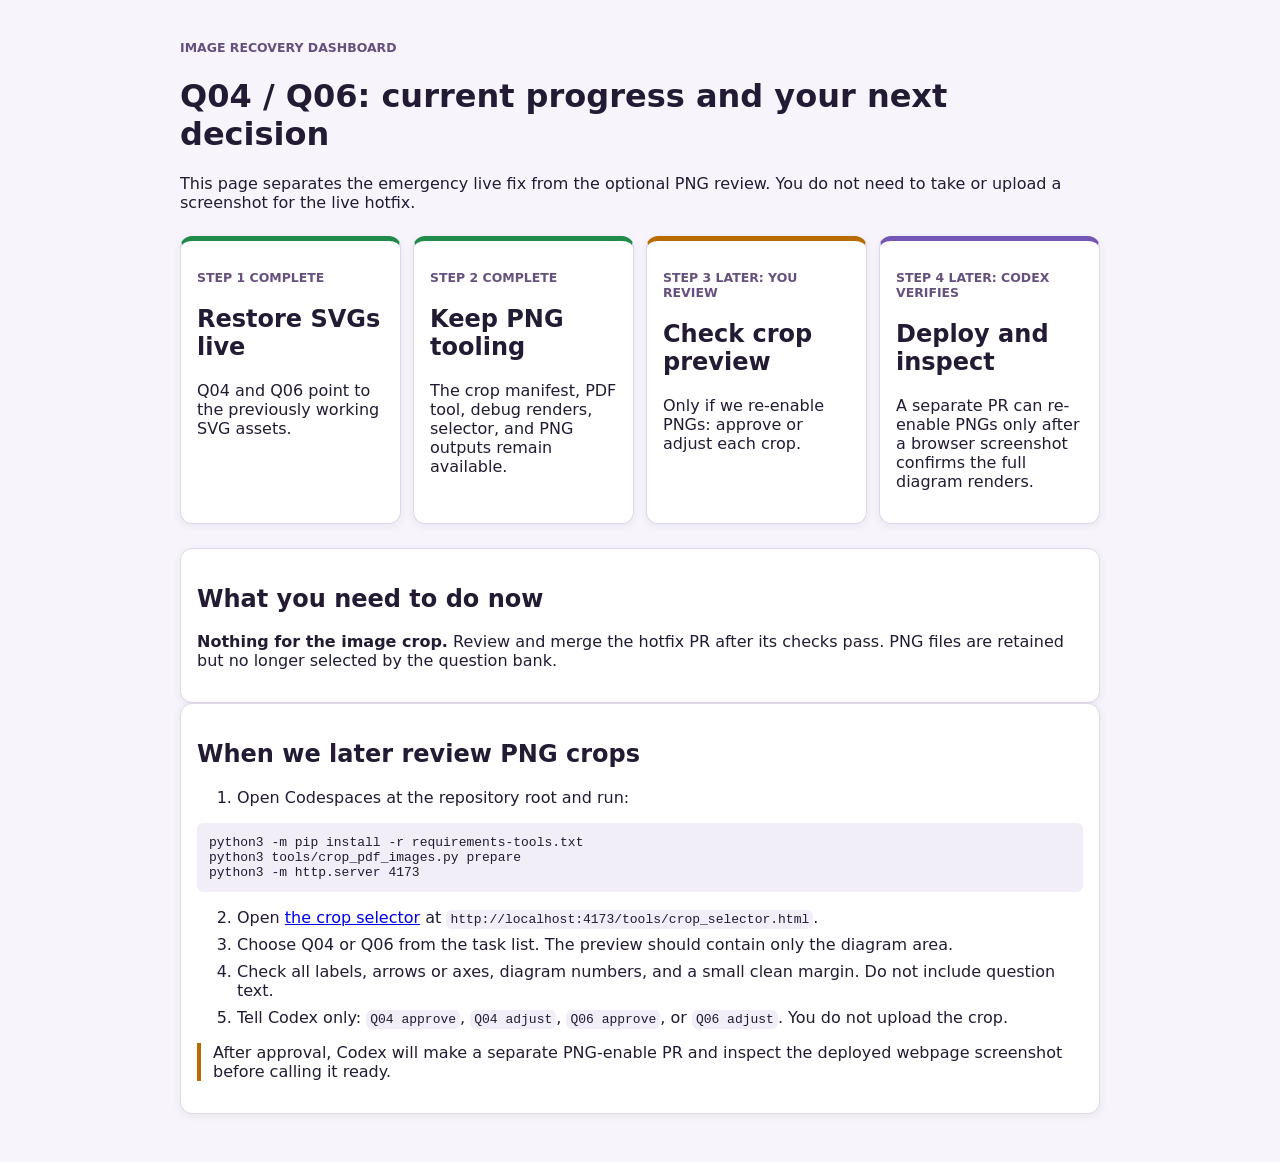
<file: admin/image-crop-progress.html>
<!DOCTYPE html>
<html lang="en">
<head>
  <meta charset="UTF-8">
  <meta name="viewport" content="width=device-width, initial-scale=1.0">
  <title>ESAT image workflow progress</title>
  <style>
    :root { font-family: system-ui, sans-serif; color: #221b33; background: #f7f5fb; }
    body { max-width: 920px; margin: 0 auto; padding: 28px 18px 48px; }
    .status { display: grid; grid-template-columns: repeat(auto-fit, minmax(190px, 1fr)); gap: 12px; margin: 24px 0; }
    .card, .panel { background: #fff; border: 1px solid #ded7ea; border-radius: 12px; padding: 16px; box-shadow: 0 2px 8px #2b164012; }
    .done { border-top: 5px solid #218b4b; } .next { border-top: 5px solid #b76b00; } .later { border-top: 5px solid #7656b5; }
    .label { font-size: .78rem; font-weight: 700; color: #66517e; text-transform: uppercase; }
    code, pre { background: #f1eef7; border-radius: 6px; } code { padding: 2px 4px; } pre { padding: 12px; overflow-x: auto; white-space: pre-wrap; }
    .note { border-left: 4px solid #b76b00; padding-left: 12px; } li + li { margin-top: 8px; }
  </style>
</head>
<body>
  <p class="label">Image recovery dashboard</p>
  <h1>Q04 / Q06: current progress and your next decision</h1>
  <p>This page separates the emergency live fix from the optional PNG review. You do not need to take or upload a screenshot for the live hotfix.</p>
  <section class="status" aria-label="Workflow status">
    <article class="card done"><p class="label">Step 1 complete</p><h2>Restore SVGs live</h2><p>Q04 and Q06 point to the previously working SVG assets.</p></article>
    <article class="card done"><p class="label">Step 2 complete</p><h2>Keep PNG tooling</h2><p>The crop manifest, PDF tool, debug renders, selector, and PNG outputs remain available.</p></article>
    <article class="card next"><p class="label">Step 3 later: you review</p><h2>Check crop preview</h2><p>Only if we re-enable PNGs: approve or adjust each crop.</p></article>
    <article class="card later"><p class="label">Step 4 later: Codex verifies</p><h2>Deploy and inspect</h2><p>A separate PR can re-enable PNGs only after a browser screenshot confirms the full diagram renders.</p></article>
  </section>
  <section class="panel"><h2>What you need to do now</h2><p><strong>Nothing for the image crop.</strong> Review and merge the hotfix PR after its checks pass. PNG files are retained but no longer selected by the question bank.</p></section>
  <section class="panel">
    <h2>When we later review PNG crops</h2>
    <ol>
      <li>Open Codespaces at the repository root and run:</li>
    </ol>
    <pre>python3 -m pip install -r requirements-tools.txt
python3 tools/crop_pdf_images.py prepare
python3 -m http.server 4173</pre>
    <ol start="2">
      <li>Open <a href="../tools/crop_selector.html">the crop selector</a> at <code>http://localhost:4173/tools/crop_selector.html</code>.</li>
      <li>Choose Q04 or Q06 from the task list. The preview should contain only the diagram area.</li>
      <li>Check all labels, arrows or axes, diagram numbers, and a small clean margin. Do not include question text.</li>
      <li>Tell Codex only: <code>Q04 approve</code>, <code>Q04 adjust</code>, <code>Q06 approve</code>, or <code>Q06 adjust</code>. You do not upload the crop.</li>
    </ol>
    <p class="note">After approval, Codex will make a separate PNG-enable PR and inspect the deployed webpage screenshot before calling it ready.</p>
  </section>
</body>
</html>
</file>
<file: assets/styles.css>
:root {
  --purple-950: #1b1033;
  --purple-900: #26134d;
  --purple-800: #321766;
  --purple-700: #4b22a8;
  --purple-600: #6730d8;
  --purple-500: #7c3aed;
  --purple-100: #ede7ff;
  --purple-50: #f7f3ff;

  --white: #ffffff;
  --ink: #171321;
  --muted: #686174;
  --line: #e7e1f4;
  --soft: #faf8ff;
  --success: #137a46;
  --success-bg: #e9f8ef;
  --warning: #9a5b00;
  --warning-bg: #fff6df;

  --shadow-sm: 0 8px 20px rgba(36, 20, 82, 0.08);
  --shadow-md: 0 18px 50px rgba(36, 20, 82, 0.14);
  --radius-sm: 10px;
  --radius-md: 16px;
  --radius-lg: 24px;
  --max-width: 1180px;
}

* {
  box-sizing: border-box;
}

html {
  scroll-behavior: smooth;
}

body {
  margin: 0;
  min-height: 100vh;
  font-family: Inter, ui-sans-serif, system-ui, -apple-system, BlinkMacSystemFont, "Segoe UI", Arial, sans-serif;
  color: var(--ink);
  background:
    radial-gradient(circle at top left, rgba(124, 58, 237, 0.16), transparent 34rem),
    linear-gradient(180deg, var(--white), var(--purple-50));
}

a {
  color: inherit;
  text-decoration: none;
}

button,
input {
  font: inherit;
}

button {
  cursor: pointer;
}

button:disabled {
  cursor: not-allowed;
  opacity: 0.55;
}

code {
  padding: 0.15rem 0.35rem;
  border: 1px solid var(--line);
  border-radius: 6px;
  background: var(--purple-50);
  color: var(--purple-800);
  font-size: 0.92em;
}

.page-shell {
  width: min(100%, var(--max-width));
  margin: 0 auto;
  padding: 0 1.25rem 2rem;
}

.site-header {
  display: flex;
  align-items: center;
  justify-content: space-between;
  gap: 1.5rem;
  padding: 1.25rem 0;
}

.brand {
  display: inline-flex;
  align-items: center;
  gap: 0.75rem;
}

.brand-mark {
  display: grid;
  place-items: center;
  width: 44px;
  height: 44px;
  border-radius: 14px;
  background: linear-gradient(135deg, var(--purple-700), var(--purple-500));
  color: var(--white);
  font-weight: 800;
  box-shadow: var(--shadow-sm);
}

.brand-text {
  display: flex;
  flex-direction: column;
  line-height: 1.1;
}

.brand-text strong {
  font-size: 1rem;
  color: var(--purple-950);
}

.brand-text small {
  margin-top: 0.2rem;
  color: var(--muted);
}

.main-nav {
  display: flex;
  align-items: center;
  gap: 0.35rem;
  padding: 0.35rem;
  border: 1px solid var(--line);
  border-radius: 999px;
  background: rgba(255, 255, 255, 0.76);
  backdrop-filter: blur(12px);
}

.main-nav a {
  padding: 0.6rem 0.9rem;
  border-radius: 999px;
  color: var(--muted);
  font-weight: 650;
  font-size: 0.92rem;
}

.main-nav a:hover,
.main-nav a.active {
  background: var(--purple-100);
  color: var(--purple-800);
}

.hero {
  display: grid;
  grid-template-columns: minmax(0, 1.35fr) minmax(320px, 0.65fr);
  gap: 1.5rem;
  align-items: stretch;
  padding: 3.5rem 0 2rem;
}

.hero-content {
  padding: 3rem;
  border: 1px solid var(--line);
  border-radius: var(--radius-lg);
  background:
    linear-gradient(135deg, rgba(255, 255, 255, 0.94), rgba(247, 243, 255, 0.92)),
    radial-gradient(circle at top right, rgba(124, 58, 237, 0.16), transparent 18rem);
  box-shadow: var(--shadow-md);
}

.eyebrow {
  margin: 0 0 0.75rem;
  color: var(--purple-700);
  font-size: 0.78rem;
  font-weight: 800;
  letter-spacing: 0.08em;
  text-transform: uppercase;
}

.hero h1 {
  max-width: 760px;
  margin: 0;
  color: var(--purple-950);
  font-size: clamp(2.15rem, 6vw, 4.5rem);
  line-height: 0.98;
  letter-spacing: -0.055em;
}

.hero-copy {
  max-width: 690px;
  margin: 1.4rem 0 0;
  color: var(--muted);
  font-size: 1.08rem;
  line-height: 1.7;
}

.hero-actions {
  display: flex;
  flex-wrap: wrap;
  gap: 0.75rem;
  margin-top: 2rem;
}

.button {
  display: inline-flex;
  align-items: center;
  justify-content: center;
  min-height: 44px;
  padding: 0.75rem 1rem;
  border: 1px solid transparent;
  border-radius: 999px;
  font-weight: 800;
  line-height: 1;
  transition: transform 0.18s ease, box-shadow 0.18s ease, background 0.18s ease;
}

.button:hover {
  transform: translateY(-1px);
}

.button-primary {
  background: linear-gradient(135deg, var(--purple-700), var(--purple-500));
  color: var(--white);
  box-shadow: 0 12px 26px rgba(103, 48, 216, 0.26);
}

.button-primary:hover {
  box-shadow: 0 16px 32px rgba(103, 48, 216, 0.32);
}

.button-secondary {
  border-color: var(--line);
  background: var(--white);
  color: var(--purple-800);
}

.button-secondary:hover {
  background: var(--purple-50);
}

.button-ghost {
  border-color: transparent;
  background: transparent;
  color: var(--muted);
}

.button-ghost:hover {
  background: var(--purple-50);
  color: var(--purple-800);
}

.full-width {
  width: 100%;
}

.hero-panel,
.sticky-panel,
.info-card,
.workflow-card {
  border: 1px solid var(--line);
  background: rgba(255, 255, 255, 0.86);
  box-shadow: var(--shadow-sm);
}

.hero-panel {
  display: flex;
  flex-direction: column;
  justify-content: space-between;
  padding: 1.4rem;
  border-radius: var(--radius-lg);
}

.panel-topline {
  display: inline-flex;
  align-items: center;
  gap: 0.5rem;
  color: var(--purple-800);
  font-weight: 800;
}

.live-dot {
  width: 0.75rem;
  height: 0.75rem;
  border-radius: 999px;
  background: #22c55e;
  box-shadow: 0 0 0 5px rgba(34, 197, 94, 0.14);
}

.metric-grid {
  display: grid;
  gap: 0.75rem;
  margin: 1.5rem 0;
}

.metric {
  padding: 1rem;
  border: 1px solid var(--line);
  border-radius: var(--radius-md);
  background: var(--soft);
}

.metric span {
  display: block;
  margin-bottom: 0.35rem;
  color: var(--muted);
  font-size: 0.85rem;
}

.metric strong {
  color: var(--purple-950);
  font-size: 1.2rem;
}

.small-note,
.muted {
  color: var(--muted);
}

.small-note {
  margin: 0;
  font-size: 0.9rem;
  line-height: 1.5;
}

.section-grid {
  display: grid;
  grid-template-columns: minmax(0, 1fr) 340px;
  gap: 1.5rem;
  align-items: start;
  padding: 2rem 0;
}

.setup-main,
.info-section {
  min-width: 0;
}

.section-heading {
  margin-bottom: 1.2rem;
}

.section-heading h2 {
  margin: 0;
  color: var(--purple-950);
  font-size: clamp(1.65rem, 3vw, 2.35rem);
  line-height: 1.05;
  letter-spacing: -0.035em;
}

.section-heading p:not(.eyebrow) {
  max-width: 720px;
  margin: 0.75rem 0 0;
  color: var(--muted);
  line-height: 1.65;
}

.setup-form {
  display: grid;
  gap: 1rem;
}

.choice-section {
  margin: 0;
  padding: 1.25rem;
  border: 1px solid var(--line);
  border-radius: var(--radius-lg);
  background: rgba(255, 255, 255, 0.86);
  box-shadow: var(--shadow-sm);
}

.choice-section legend {
  display: flex;
  align-items: center;
  gap: 0.65rem;
  padding: 0 0.3rem;
  color: var(--purple-950);
  font-weight: 850;
}

.step-number {
  display: grid;
  place-items: center;
  width: 1.75rem;
  height: 1.75rem;
  border-radius: 999px;
  background: var(--purple-100);
  color: var(--purple-800);
  font-size: 0.85rem;
}

.card-options {
  display: grid;
  gap: 0.9rem;
  margin-top: 1rem;
}

.three-columns {
  grid-template-columns: repeat(3, minmax(0, 1fr));
}

.choice-card {
  position: relative;
  display: block;
  min-height: 154px;
}

.choice-card.compact {
  min-height: 118px;
}

.choice-card input {
  position: absolute;
  inset: 1rem auto auto 1rem;
  width: 1.1rem;
  height: 1.1rem;
  accent-color: var(--purple-600);
}

.choice-card-body {
  display: flex;
  flex-direction: column;
  height: 100%;
  padding: 1.1rem 1.1rem 1.1rem 2.8rem;
  border: 1px solid var(--line);
  border-radius: var(--radius-md);
  background: var(--white);
  transition: border 0.18s ease, box-shadow 0.18s ease, transform 0.18s ease, background 0.18s ease;
}

.choice-card:hover .choice-card-body {
  transform: translateY(-1px);
  border-color: rgba(124, 58, 237, 0.42);
  box-shadow: var(--shadow-sm);
}

.choice-card input:checked + .choice-card-body {
  border-color: var(--purple-500);
  background: linear-gradient(180deg, var(--white), var(--purple-50));
  box-shadow: 0 0 0 4px rgba(124, 58, 237, 0.10);
}

.choice-title {
  color: var(--purple-950);
  font-size: 1.05rem;
  font-weight: 850;
}

.choice-subtitle {
  margin-top: 0.45rem;
  color: var(--muted);
  font-size: 0.92rem;
  line-height: 1.45;
}

.choice-meta {
  display: inline-flex;
  width: fit-content;
  margin-top: auto;
  padding: 0.35rem 0.55rem;
  border-radius: 999px;
  background: var(--purple-100);
  color: var(--purple-800);
  font-size: 0.78rem;
  font-weight: 800;
}

.summary-panel {
  min-width: 0;
}

.sticky-panel {
  position: sticky;
  top: 1rem;
  padding: 1.25rem;
  border-radius: var(--radius-lg);
}

.summary-header h3 {
  margin: 0;
  color: var(--purple-950);
  font-size: 1.45rem;
}

.summary-list {
  display: grid;
  gap: 0.75rem;
  margin: 1rem 0;
}

.summary-list div {
  display: flex;
  align-items: flex-start;
  justify-content: space-between;
  gap: 1rem;
  padding: 0.85rem 0;
  border-bottom: 1px solid var(--line);
}

.summary-list span {
  color: var(--muted);
}

.summary-list strong {
  color: var(--purple-950);
  text-align: right;
}

.status-message {
  margin: 1rem 0;
  padding: 0.8rem 0.9rem;
  border-radius: var(--radius-sm);
  font-size: 0.92rem;
  font-weight: 750;
  line-height: 1.45;
}

.status-message.success {
  background: var(--success-bg);
  color: var(--success);
}

.status-message.warning {
  background: var(--warning-bg);
  color: var(--warning);
}

.summary-actions {
  display: grid;
  gap: 0.65rem;
}

.info-section {
  padding: 2rem 0;
}

.info-grid {
  display: grid;
  grid-template-columns: 340px minmax(0, 1fr);
  gap: 1rem;
}

.info-card {
  padding: 1.25rem;
  border-radius: var(--radius-lg);
}

.info-card.wide {
  min-width: 0;
}

.info-card h3,
.workflow-card h3 {
  margin: 0 0 0.9rem;
  color: var(--purple-950);
}

.bank-stats {
  display: grid;
  gap: 0.5rem;
}

.stat-row {
  display: flex;
  justify-content: space-between;
  gap: 1rem;
  padding: 0.75rem 0;
  border-bottom: 1px solid var(--line);
}

.stat-row span {
  color: var(--muted);
}

.stat-row strong {
  color: var(--purple-950);
}

.stat-row-total {
  margin-top: 0.25rem;
  padding: 0.85rem;
  border: 0;
  border-radius: var(--radius-sm);
  background: var(--purple-50);
}

.topic-preview {
  display: grid;
  gap: 1rem;
}

.topic-card {
  padding: 1rem;
  border: 1px solid var(--line);
  border-radius: var(--radius-md);
  background: var(--white);
}

.topic-card-header {
  display: flex;
  align-items: baseline;
  justify-content: space-between;
  gap: 1rem;
  margin-bottom: 0.9rem;
}

.topic-card-header h4 {
  margin: 0;
  color: var(--purple-950);
}

.topic-card-header span {
  color: var(--muted);
  font-size: 0.88rem;
  font-weight: 700;
}

.topic-line {
  display: grid;
  gap: 0.35rem;
  margin: 0.75rem 0;
}

.topic-line-top {
  display: flex;
  justify-content: space-between;
  gap: 1rem;
  color: var(--muted);
  font-size: 0.88rem;
}

.topic-line-top span:first-child {
  color: var(--ink);
  font-weight: 700;
}

.topic-bar {
  overflow: hidden;
  height: 0.55rem;
  border-radius: 999px;
  background: var(--purple-100);
}

.topic-bar span {
  display: block;
  height: 100%;
  border-radius: inherit;
  background: linear-gradient(90deg, var(--purple-700), var(--purple-500));
}

.workflow-grid {
  display: grid;
  grid-template-columns: repeat(3, minmax(0, 1fr));
  gap: 1rem;
}

.workflow-card {
  padding: 1.25rem;
  border-radius: var(--radius-lg);
}

.workflow-card span {
  display: inline-flex;
  margin-bottom: 1rem;
  color: var(--purple-600);
  font-size: 0.85rem;
  font-weight: 900;
  letter-spacing: 0.08em;
}

.workflow-card p {
  margin: 0;
  color: var(--muted);
  line-height: 1.6;
}

.site-footer {
  display: flex;
  flex-wrap: wrap;
  justify-content: space-between;
  gap: 0.75rem;
  padding: 2rem 0 1rem;
  border-top: 1px solid var(--line);
  color: var(--purple-950);
  font-size: 0.92rem;
}

.site-footer p {
  margin: 0;
}

@media (max-width: 980px) {
  .hero,
  .section-grid,
  .info-grid {
    grid-template-columns: 1fr;
  }

  .sticky-panel {
    position: static;
  }

  .three-columns,
  .workflow-grid {
    grid-template-columns: 1fr;
  }

  .hero-content {
    padding: 2rem;
  }
}

@media (max-width: 680px) {
  .page-shell {
    padding: 0 1rem 1.5rem;
  }

  .site-header {
    align-items: flex-start;
    flex-direction: column;
  }

  .main-nav {
    width: 100%;
    justify-content: space-between;
  }

  .main-nav a {
    flex: 1;
    text-align: center;
  }

  .hero {
    padding-top: 1.5rem;
  }

  .hero-content {
    padding: 1.4rem;
  }

  .hero-actions {
    flex-direction: column;
  }

  .button {
    width: 100%;
  }

  .choice-section,
  .info-card,
  .workflow-card,
  .sticky-panel {
    padding: 1rem;
  }

  .summary-list div,
  .stat-row,
  .topic-card-header,
  .topic-line-top {
    align-items: flex-start;
    flex-direction: column;
    gap: 0.35rem;
  }

  .summary-list strong {
    text-align: left;
  }
}
.question-text {
  white-space: pre-line;
  font-size: clamp(1rem, 1.6vw, 1.18rem);
  font-weight: 500;
  line-height: 1.52;
}


.question-paragraph {
  margin: 0 0 0.78rem;
}

.question-formula {
  margin: 0.55rem 0 0.85rem;
  text-align: center;
  font-size: 1.06em;
  line-height: 1.45;
}

.question-statement-list {
  display: grid;
  gap: 0.55rem;
  margin: 0.75rem 0 0.9rem;
}

.question-statement {
  display: grid;
  grid-template-columns: 2.25rem minmax(0, 1fr);
  gap: 0.75rem;
  align-items: start;
}

.question-statement-number {
  color: var(--ink);
  font-weight: 750;
  text-align: right;
}

.question-statement-text {
  line-height: 1.55;
}

.nuclide {
  display: inline-flex;
  align-items: center;
  gap: 0.06em;
  vertical-align: middle;
}

.nuclide-numbers {
  display: inline-grid;
  grid-template-rows: auto auto;
  align-items: center;
  margin-right: 0.03em;
  font-size: 0.62em;
  line-height: 0.9;
  text-align: right;
}

.nuclide-symbol {
  font-size: 1em;
}

.question-image-wrap {
  display: grid;
  justify-items: center;
  margin: 0.15rem 0 1rem;
  padding: 0.75rem;
  border: 1px solid var(--line);
  border-radius: var(--radius-md);
  background: var(--soft);
}

.question-image-wrap[hidden] {
  display: none;
}

.question-image {
  display: block;
  max-width: 100%;
  max-height: min(420px, 48vh);
  width: auto;
  height: auto;
  border-radius: var(--radius-sm);
  object-fit: contain;
}

.question-image-wrap[data-state="loading"]::before {
  content: "Loading diagram…";
  color: var(--muted);
  font-size: 0.9rem;
}

.question-image-error {
  margin: 0;
  color: #b91c1c;
  font-size: 0.9rem;
  line-height: 1.45;
  overflow-wrap: anywhere;
}

.question-formula .katex-display,
.review-formula .katex-display {
  margin: 0.25rem 0;
  overflow-x: auto;
  overflow-y: hidden;
}

.question-formula .katex,
.answer-text .katex,
.review-card .katex {
  font-size: 1em;
}

.math-fallback-display {
  display: block;
  text-align: center;
}

.review-question > p {
  margin: 0 0 0.65rem;
}

.review-formula {
  margin: 0.5rem 0 0.75rem;
  text-align: center;
}

.review-statement-list {
  display: grid;
  gap: 0.5rem;
  margin: 0.65rem 0;
}

.review-statement {
  display: grid;
  grid-template-columns: 2rem minmax(0, 1fr);
  gap: 0.6rem;
}

.review-statement > span {
  font-weight: 800;
  text-align: right;
}

.review-image-wrap {
  display: grid;
  justify-items: center;
  gap: 0.35rem;
  margin: 0.25rem 0;
  padding: 0.65rem;
  border: 1px solid var(--line);
  border-radius: var(--radius-md);
  background: var(--soft);
}

.review-image {
  display: block;
  max-width: 100%;
  max-height: min(360px, 42vh);
  width: auto;
  height: auto;
  object-fit: contain;
}

.review-image-wrap figcaption {
  color: var(--muted);
  font-family: ui-monospace, SFMono-Regular, Consolas, monospace;
  font-size: 0.72rem;
  overflow-wrap: anywhere;
}

/* Lightweight local maths rendering */
.math-rendered {
  font-family: inherit;
}

.math-inline {
  display: inline;
  line-height: inherit;
  white-space: normal;
}

.math-inline sup,
.math-inline sub {
  font-size: 0.72em;
  line-height: 0;
  position: relative;
  vertical-align: baseline;
}

.math-inline sup {
  top: -0.48em;
}

.math-inline sub {
  top: 0.22em;
}

.math-frac {
  display: inline-grid;
  grid-template-rows: auto auto;
  align-items: center;
  justify-items: center;
  vertical-align: middle;
  margin: 0 0.14em;
  line-height: 1.05;
  font-size: 0.94em;
}

.math-frac .math-num {
  display: block;
  padding: 0 0.22em 0.08em;
  border-bottom: 1.5px solid currentColor;
  min-width: 1.15em;
  text-align: center;
}

.math-frac .math-den {
  display: block;
  padding: 0.08em 0.22em 0;
  min-width: 1.15em;
  text-align: center;
}

.math-sqrt {
  display: inline-flex;
  align-items: flex-start;
  vertical-align: middle;
  margin: 0 0.08em;
}

.math-sqrt::before {
  content: "√";
  font-size: 1.08em;
  line-height: 1;
  margin-right: 0.02em;
}

.math-radicand {
  display: inline-block;
  padding: 0.02em 0.18em 0;
  border-top: 1.5px solid currentColor;
  line-height: 1.15;
}

.answer-text .math-frac,
.review-question .math-frac,
.explanation-box .math-frac {
  transform: translateY(-0.03em);
}

.question-text .math-frac {
  font-size: 0.9em;
}

.question-text .math-sqrt {
  font-size: 0.95em;
}
/* Student profile system */
.profile-widget {
  display: grid;
  grid-template-columns: minmax(0, 1fr) auto;
  gap: 1rem;
  align-items: center;
  margin: 0 0 1rem;
  padding: 1rem;
  border: 1px solid var(--line);
  border-radius: 20px;
  background: rgba(255, 255, 255, 0.9);
  box-shadow: var(--shadow-sm);
}

.profile-widget h2 {
  margin: 0;
  color: var(--purple-950);
  font-size: 1.15rem;
}

.profile-widget h2 span {
  color: var(--purple-700);
}

.profile-widget p:not(.eyebrow) {
  margin: 0.35rem 0 0;
  color: var(--muted);
  font-size: 0.92rem;
}

.profile-widget-actions {
  display: flex;
  flex-wrap: wrap;
  justify-content: flex-end;
  gap: 0.5rem;
}

.profile-widget select {
  min-height: 44px;
  padding: 0.65rem 0.8rem;
  border: 1px solid var(--line);
  border-radius: 999px;
  background: #ffffff;
  color: var(--purple-950);
  font-weight: 750;
}

.profile-import-label {
  position: relative;
  overflow: hidden;
}

.profile-import-label input {
  position: absolute;
  inset: 0;
  opacity: 0;
  cursor: pointer;
}

.exam-repeat-notice {
  margin: 1rem 0;
}

@media (max-width: 980px) {
  .profile-widget {
    grid-template-columns: 1fr;
  }

  .profile-widget-actions {
    justify-content: flex-start;
  }
}

@media (max-width: 680px) {
  .profile-widget-actions {
    flex-direction: column;
  }

  .profile-widget-actions .button,
  .profile-widget-actions select {
    width: 100%;
  }
}
</file>
